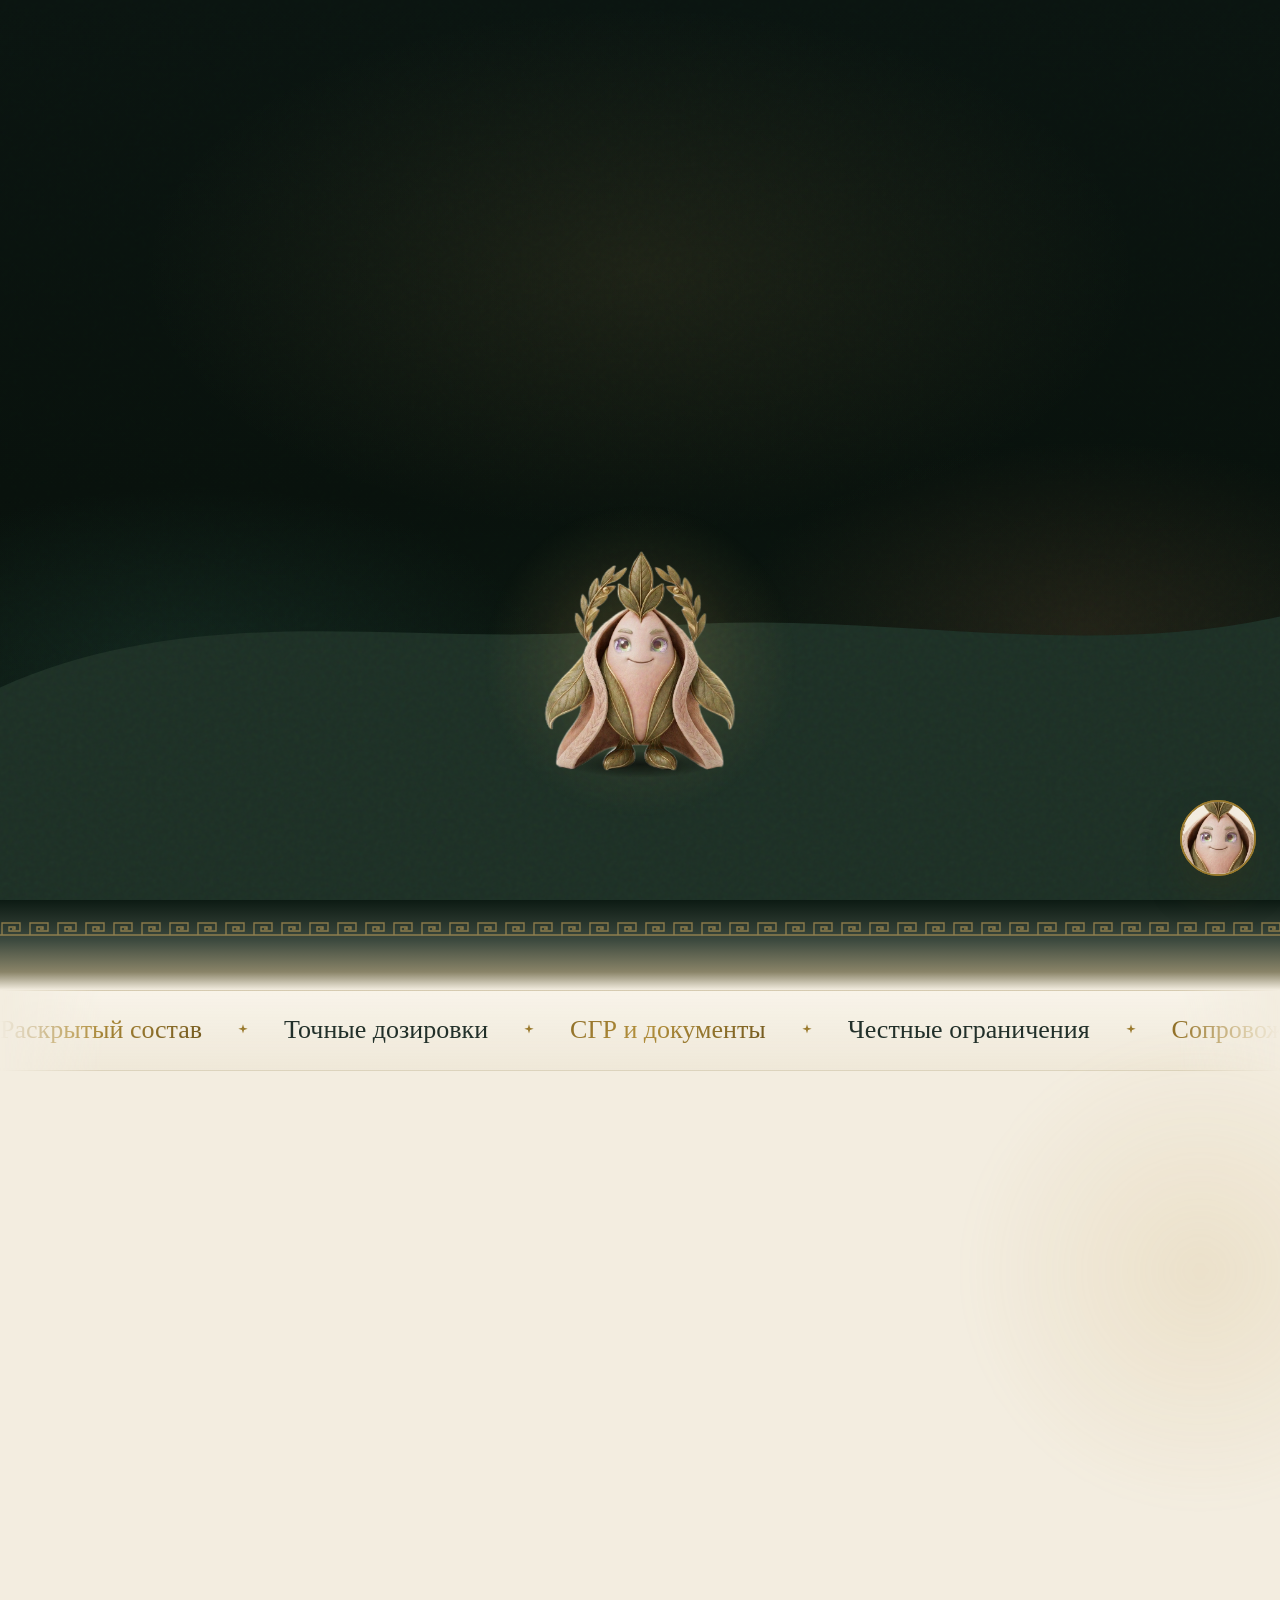
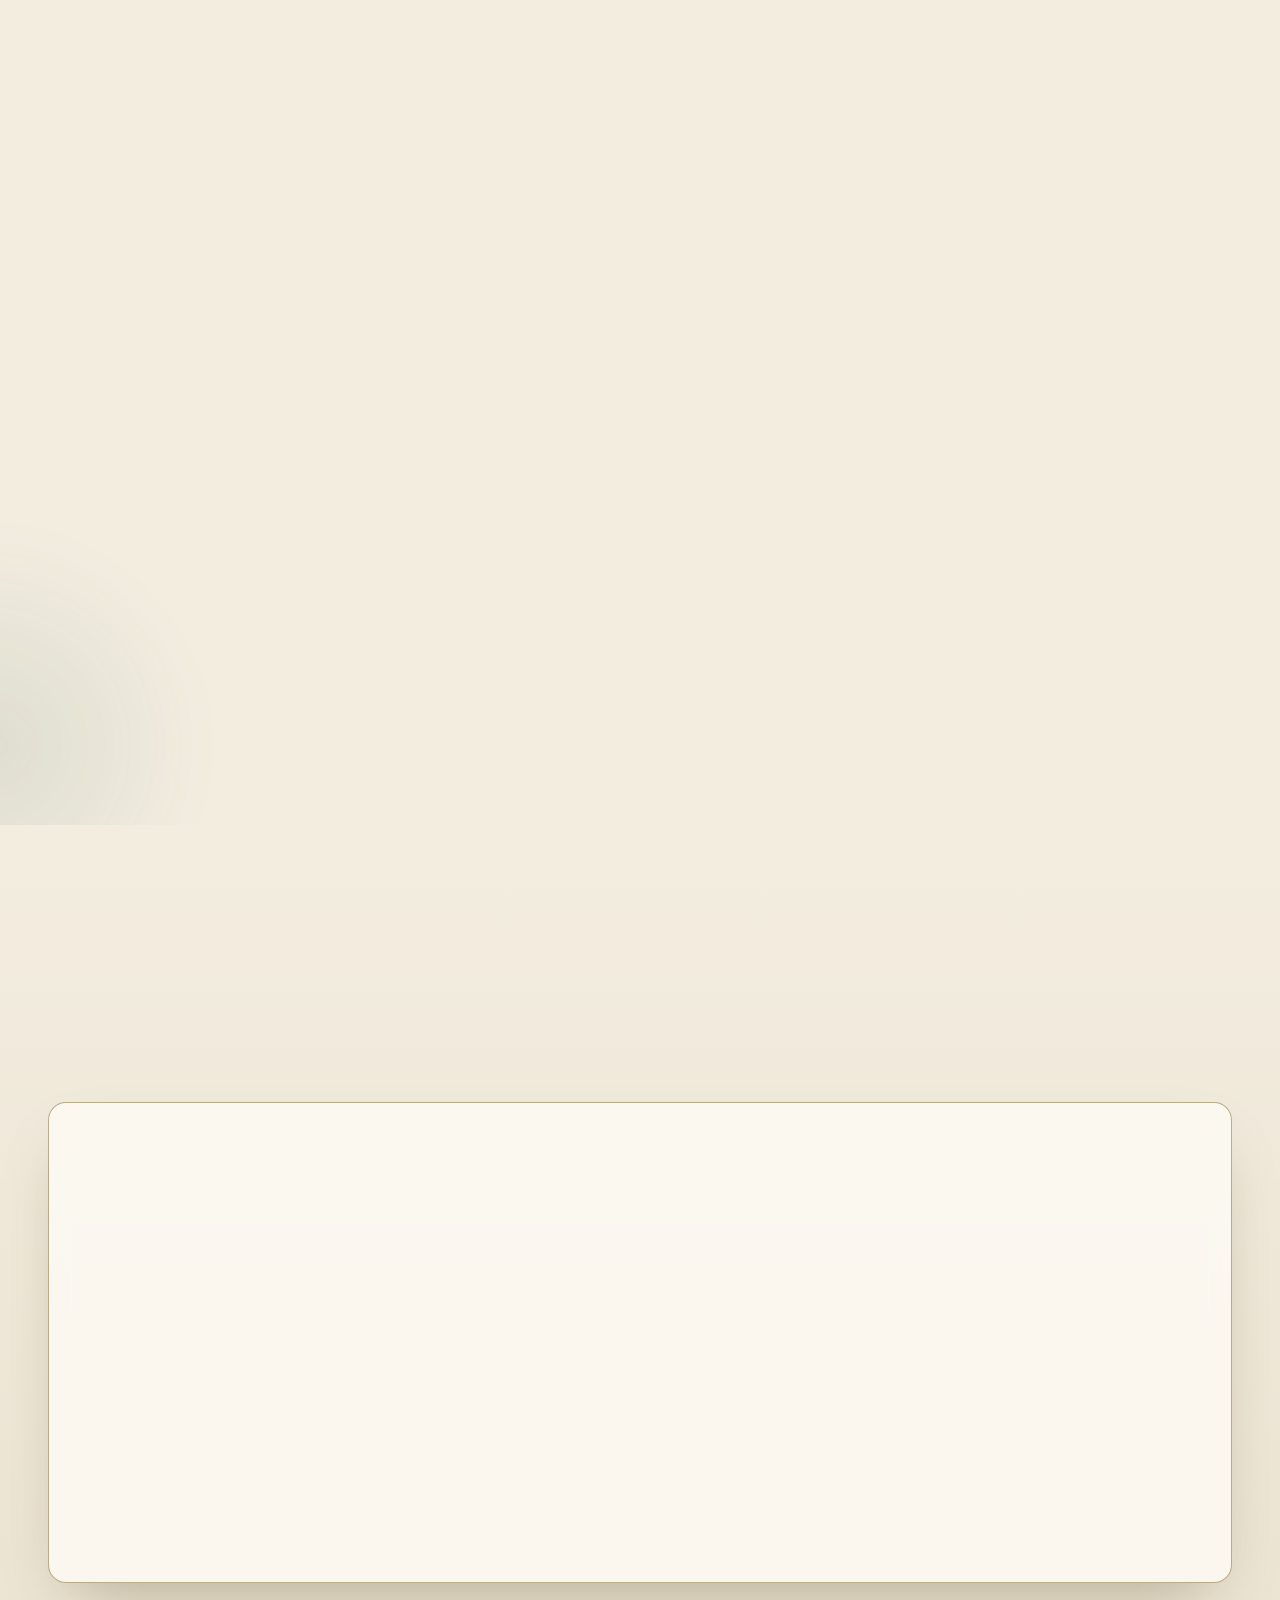
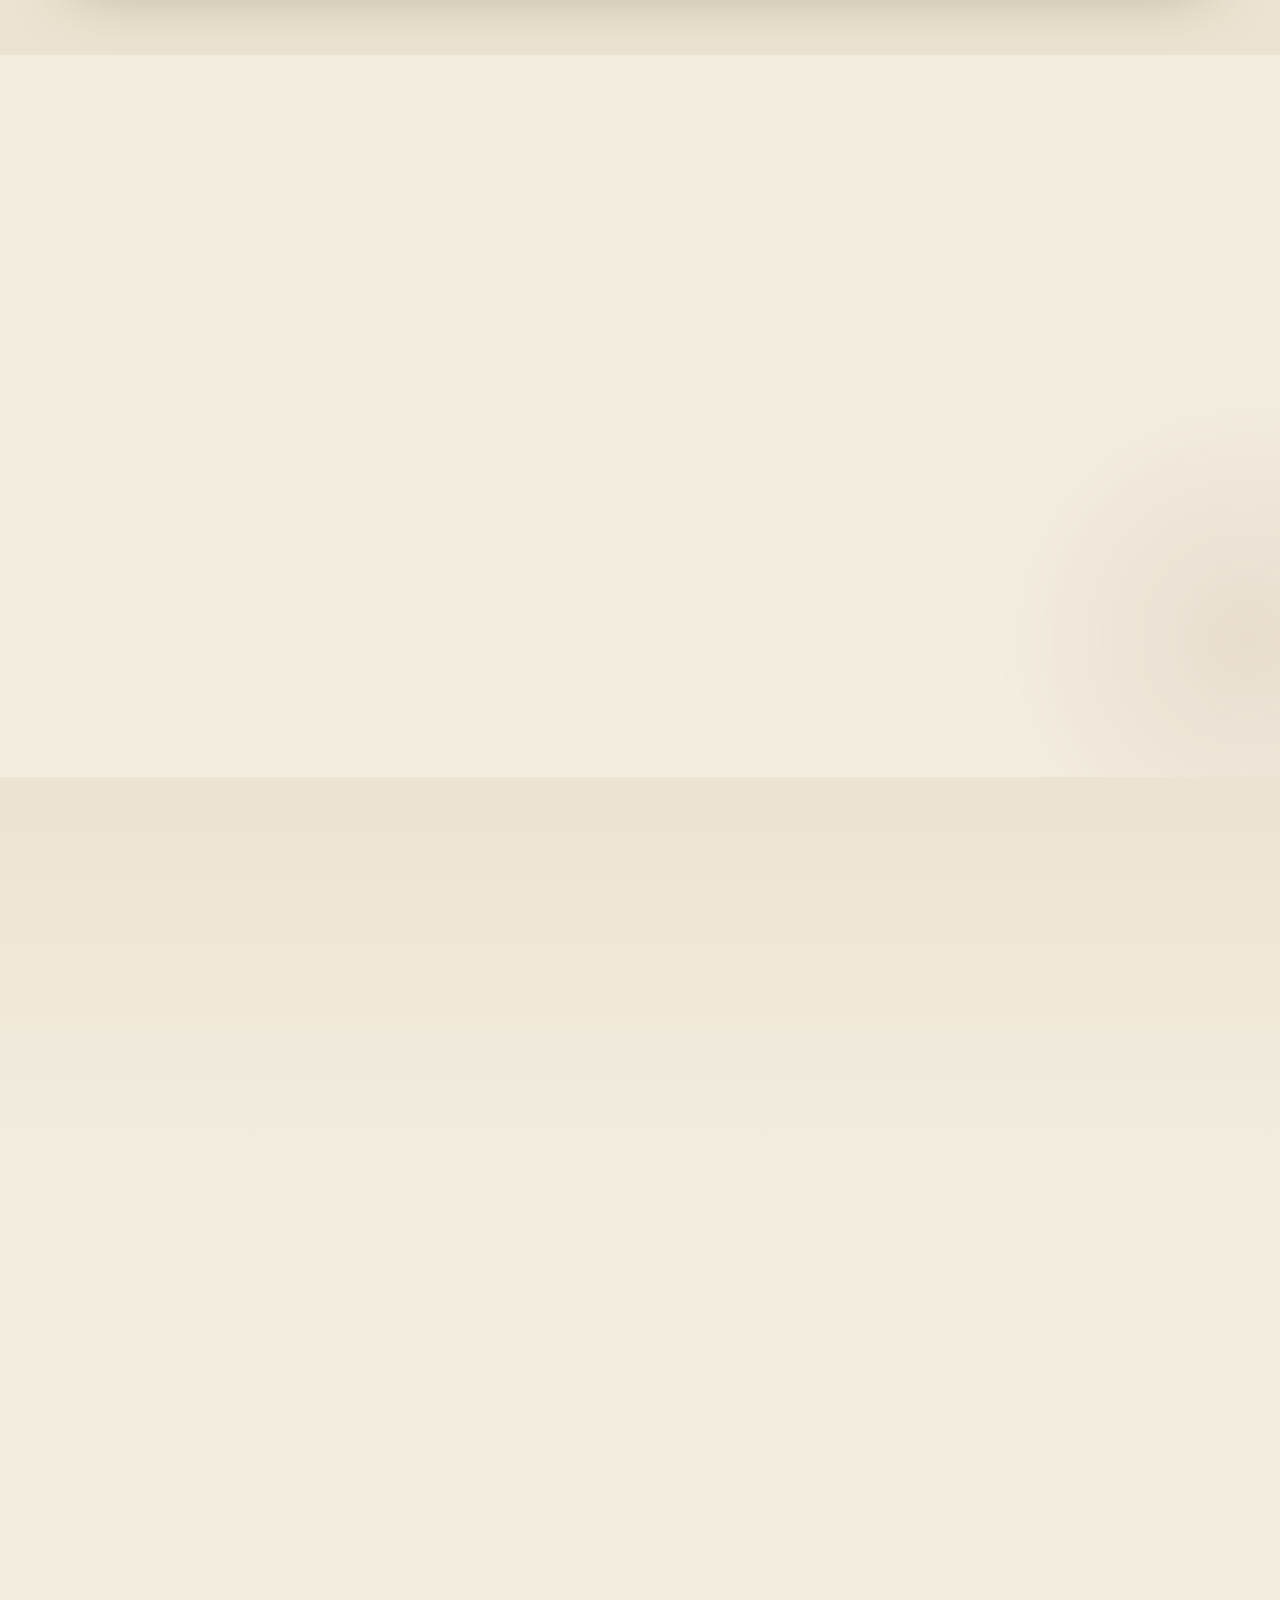
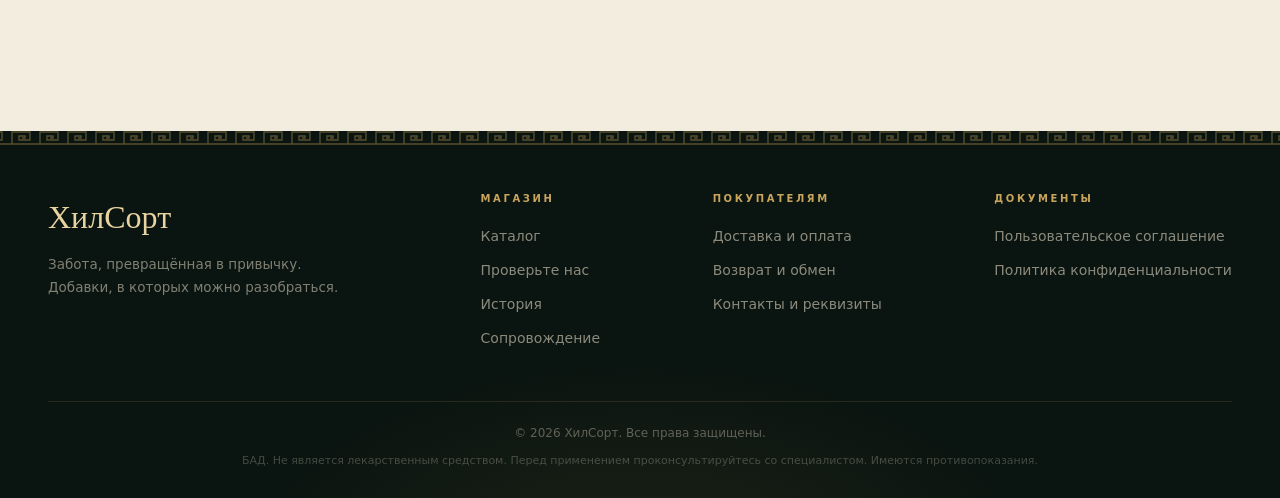
<file: index.html>
<!DOCTYPE html>
<html lang="ru">
<head>
<meta charset="UTF-8">
<meta name="viewport" content="width=device-width, initial-scale=1.0, viewport-fit=cover">
<meta http-equiv="Content-Security-Policy" content="default-src 'none'; script-src 'self'; style-src 'self' https://fonts.googleapis.com; font-src https://fonts.gstatic.com; img-src 'self' data:; connect-src 'none'; manifest-src 'self'; base-uri 'none'; form-action 'none'; object-src 'none'">
<meta name="referrer" content="strict-origin-when-cross-origin">
<meta name="format-detection" content="telephone=no">
<title>ХилСорт — добавки, в которых можно разобраться</title>
<meta name="description" content="ХилСорт — БАД с полностью раскрытым составом, точными дозировками и документами. Помощник Олион подберёт формулу под вашу цель: сон, стресс, энергия, концентрация.">
<meta name="theme-color" content="#0a1410">
<meta property="og:type" content="website">
<meta property="og:title" content="ХилСорт — добавки, в которых можно разобраться">
<meta property="og:description" content="Раскрытый состав, точные дозировки, документы и сопровождение курса.">
<meta property="og:image" content="assets/sort/sort.webp">
<link rel="icon" type="image/png" href="assets/sort/favicon.png">
<link rel="apple-touch-icon" href="assets/sort/apple-touch-icon.png">
<link rel="preconnect" href="https://fonts.googleapis.com">
<link rel="preconnect" href="https://fonts.gstatic.com" crossorigin>
<link href="https://fonts.googleapis.com/css2?family=Oswald:wght@500;600;700&family=Fraunces:opsz,wght@9..144,300;9..144,400;9..144,500;9..144,600;9..144,700&family=Manrope:wght@300;400;500;600;700;800&family=Marck+Script&display=swap" rel="stylesheet" crossorigin="anonymous" referrerpolicy="no-referrer">
<link rel="preload" as="image" href="assets/sort/body.webp" type="image/webp">
<link rel="stylesheet" href="assets/css/styles.css">
<script src="assets/js/boot.js"></script>
<script src="assets/js/app.js" defer></script>
</head>
<body>

<a class="skip" href="#main">Перейти к содержимому</a>
<div class="progress" aria-hidden="true"><span id="progressBar"></span></div>

<svg class="sprite" xmlns="http://www.w3.org/2000/svg" aria-hidden="true" focusable="false">
  <symbol id="check" viewBox="0 0 24 24"><path d="M4 12.5 9.5 18 20 6.5" fill="none" stroke="#7c6122" stroke-width="2.6" stroke-linecap="round" stroke-linejoin="round"/></symbol>
  <symbol id="spark" viewBox="0 0 24 24"><path d="M12 2l1.8 6.2L20 10l-6.2 1.8L12 18l-1.8-6.2L4 10l6.2-1.8z" fill="currentColor"/></symbol>
</svg>

<!-- ================= НАВИГАЦИЯ ================= -->
<nav class="hero-nav" id="nav" aria-label="Основная навигация">
  <a class="hn-logo" href="#top" aria-label="ХилСорт — наверх"><span class="script">ХилСорт</span><span class="est">heal · sort</span></a>
  <div class="hn-links" id="hnLinks">
    <a href="#catalog">Каталог</a>
    <a href="#trust">Проверьте нас</a>
    <a href="#story">История</a>
    <a href="#path">Сопровождение</a>
    <a href="delivery.html">Доставка</a>
  </div>
  <div class="hn-right">
    <a class="hn-user" href="account.html" aria-label="Личный кабинет"><svg width="18" height="18" viewBox="0 0 24 24" fill="none" stroke="currentColor" stroke-width="1.7" stroke-linecap="round" aria-hidden="true"><circle cx="12" cy="8" r="4"/><path d="M4 21c1.5-4 5-6 8-6s6.5 2 8 6"/></svg></a>
    <button class="hn-cart" id="cartBtn" type="button" aria-label="Открыть корзину" aria-controls="cartDrawer" aria-expanded="false">
      <svg width="18" height="18" viewBox="0 0 24 24" fill="none" stroke="currentColor" stroke-width="1.7" stroke-linecap="round" aria-hidden="true"><path d="M6 6h15l-1.5 9h-12L6 6z"/><path d="M6 6 5 3H2"/><circle cx="9" cy="20" r="1"/><circle cx="18" cy="20" r="1"/></svg>
      <span class="hn-count" id="cartCount" aria-live="polite">0</span>
    </button>
    <button class="hn-cta shine hero-assist-cta" id="heroAssist" type="button" aria-label="Подобрать формулу с помощником Олион"><span class="lbl">Подобрать</span><span class="arr" aria-hidden="true"><svg width="11" height="11" viewBox="0 0 24 24" fill="none" stroke="currentColor" stroke-width="2.4" stroke-linecap="round"><path d="M5 12h14M13 6l6 6-6 6"/></svg></span></button>
    <button class="hn-burger" id="navBurger" type="button" aria-label="Меню" aria-expanded="false" aria-controls="hnLinks"><span></span><span></span><span></span></button>
  </div>
</nav>

<!-- ================= HERO ================= -->
<header class="hero" id="top">
  <div class="hero-aura" aria-hidden="true"></div>
  <div class="stars" aria-hidden="true">
    <span class="star s1"><svg viewBox="0 0 24 24"><use href="#spark"/></svg></span>
    <span class="star s2"><svg viewBox="0 0 24 24"><use href="#spark"/></svg></span>
    <span class="star s3"><svg viewBox="0 0 24 24"><use href="#spark"/></svg></span>
    <span class="star s4"><svg viewBox="0 0 24 24"><use href="#spark"/></svg></span>
    <span class="star s5"><svg viewBox="0 0 24 24"><use href="#spark"/></svg></span>
    <span class="star s6"><svg viewBox="0 0 24 24"><use href="#spark"/></svg></span>
  </div>

  <h1 class="mega" id="mega">ХИЛСОРТ</h1>
  <canvas class="pollen" id="pollen" aria-hidden="true"></canvas>

  <div class="ground" aria-hidden="true">
    <svg viewBox="0 0 1440 320" preserveAspectRatio="none" xmlns="http://www.w3.org/2000/svg">
      <path d="M0 140 C 240 60 480 110 720 90 C 960 70 1200 120 1440 80 V320 H0 Z" fill="#1d2f25"/>
      <path d="M0 140 C 240 60 480 110 720 90 C 960 70 1200 120 1440 80" fill="none" stroke="#c9a55c" stroke-opacity=".45" stroke-width="2"/>
      <path d="M0 200 C 260 130 520 180 780 160 C 1040 140 1240 190 1440 160 V320 H0 Z" fill="#16241c"/>
      <path d="M0 260 C 300 200 620 240 900 225 C 1140 212 1300 250 1440 230 V320 H0 Z" fill="#0d1a13"/>
    </svg>
  </div>

  <div class="mascot" id="mascot" role="button" tabindex="0" aria-label="Олион — хранитель природного баланса ХилСорт. Нажмите, чтобы открыть помощника">
    <div class="m-run">
      <div class="m-glow" aria-hidden="true"></div>
      <div class="m-shadow" aria-hidden="true"></div>
      <div class="m-hop">
        <div class="m-lean">
          <div class="m-rig">
            <img class="m-foot-l" src="assets/sort/foot-l.webp" alt="" width="615" height="709" decoding="async" draggable="false">
            <img class="m-foot-r" src="assets/sort/foot-r.webp" alt="" width="615" height="709" decoding="async" draggable="false">
            <img class="m-arm-l" src="assets/sort/arm-l.webp" alt="" width="615" height="709" decoding="async" draggable="false">
            <img class="m-arm-r" src="assets/sort/arm-r.webp" alt="" width="615" height="709" decoding="async" draggable="false">
            <img class="m-body" src="assets/sort/body.webp" alt="" width="615" height="709" decoding="async" draggable="false" fetchpriority="high">
          </div>
        </div>
      </div>
      <div class="m-bubble" id="mBubble" aria-hidden="true">Привет!<br>Я Олион</div>
    </div>
  </div>

  <a class="hero-hint" href="#needs">Листайте</a>
</header>

<div class="transition-strip" aria-hidden="true"><div class="meander"></div></div>

<div class="ribbon" aria-hidden="true">
  <div class="ribbon-track">
    <div class="ribbon-group">
      <span>Раскрытый состав</span><svg viewBox="0 0 24 24"><use href="#spark"/></svg>
      <span>Точные дозировки</span><svg viewBox="0 0 24 24"><use href="#spark"/></svg>
      <span>СГР и документы</span><svg viewBox="0 0 24 24"><use href="#spark"/></svg>
      <span>Честные ограничения</span><svg viewBox="0 0 24 24"><use href="#spark"/></svg>
      <span>Сопровождение курса</span><svg viewBox="0 0 24 24"><use href="#spark"/></svg>
      <span>Без агрессивного апсейла</span><svg viewBox="0 0 24 24"><use href="#spark"/></svg>
    </div>
    <div class="ribbon-group">
      <span>Раскрытый состав</span><svg viewBox="0 0 24 24"><use href="#spark"/></svg>
      <span>Точные дозировки</span><svg viewBox="0 0 24 24"><use href="#spark"/></svg>
      <span>СГР и документы</span><svg viewBox="0 0 24 24"><use href="#spark"/></svg>
      <span>Честные ограничения</span><svg viewBox="0 0 24 24"><use href="#spark"/></svg>
      <span>Сопровождение курса</span><svg viewBox="0 0 24 24"><use href="#spark"/></svg>
      <span>Без агрессивного апсейла</span><svg viewBox="0 0 24 24"><use href="#spark"/></svg>
    </div>
  </div>
</div>

<!-- ================= СВЕТЛАЯ ЧАСТЬ ================= -->
<main id="main">
<section id="needs" class="sec">
  <div class="blob b1" aria-hidden="true"></div>
  <div class="wrap">
    <div class="rv">
      <div class="sec-tag">Путь начинается с потребности</div>
      <h2 class="sec-title">Что вас <em>беспокоит?</em></h2>
      <p class="sec-sub">Мы не говорим «купите нашу банку». Мы помогаем разобраться, что вам действительно нужно, — а что покупать не стоит.</p>
    </div>
    <div class="need-grid stg">
      <button class="need" type="button" data-goal="sleep">Плохо сплю</button>
      <button class="need" type="button" data-goal="stress">Испытываю стресс</button>
      <button class="need" type="button" data-goal="energy">Постоянно устаю</button>
      <button class="need" type="button" data-goal="focus">Сложно сконцентрироваться</button>
      <button class="need" type="button" data-goal="women">Женское здоровье</button>
      <button class="need" type="button" data-goal="recovery">Долго восстанавливаюсь</button>
      <button class="need ghost" type="button" data-open-assist>Подберите за меня</button>
    </div>
  </div>
</section>

<section id="catalog" class="sec">
  <div class="blob b2" aria-hidden="true"></div>
  <div class="wrap">
    <div class="rv">
      <div class="sec-tag">Формулы</div>
      <h2 class="sec-title">Продукты <em>ХилСорт</em></h2>
      <p class="sec-sub">Один основной продукт под вашу цель. Максимум — одна альтернатива. Никаких десяти банок.</p>
    </div>
    <div class="prod-grid">
      <article class="p-card rv" data-tilt>
        <div class="img"><span class="p-tagline">Сон · Стресс · Энергия</span><span class="p-sale">−13%</span><img src="magniy-cut.png" alt="Магния Хелат Оптимум"></div>
        <div class="p-body">
          <h3 class="p-name"><button class="p-open" type="button" data-open="magniy">Магния Хелат Оптимум</button></h3>
          <p class="p-short">Хелатная форма магния с глицином и B6: спокойствие, глубокий сон и меньше усталости.</p>
          <div class="p-comp"><span>Магний 200 мг</span><span>Глицин</span><span>Витамин B6</span></div>
          <div class="p-bottom">
            <div class="p-price">1 290 ₽<small>1 490 ₽</small></div>
            <button class="p-btn shine" type="button" data-add="magniy">В корзину</button>
          </div>
        </div>
      </article>

      <article class="p-card rv" data-tilt>
        <div class="img"><span class="p-tagline">Женское здоровье · Фокус</span><img src="inozitol-cut.png" alt="Инозитол Оптимум"></div>
        <div class="p-body">
          <h3 class="p-name"><button class="p-open" type="button" data-open="inozitol">Инозитол Оптимум</button></h3>
          <p class="p-short">Мио-инозитол с фолатом 5-MTHF и витамином D3: гормональный баланс и ровная концентрация.</p>
          <div class="p-comp"><span>Инозитол 500 мг</span><span>5-MTHF</span><span>Витамин D3</span></div>
          <div class="p-bottom">
            <div class="p-price">1 490 ₽</div>
            <button class="p-btn shine" type="button" data-add="inozitol">В корзину</button>
          </div>
        </div>
      </article>
    </div>
  </div>
</section>

<section id="trust" class="sec">
  <div class="wrap">
    <div class="rv">
      <div class="sec-tag">Ничего не прячем</div>
      <h2 class="sec-title">Проверьте <em>нас</em></h2>
      <p class="sec-sub">Не верьте рекламе — проверяйте факты. Вот информация, которую мы открываем по каждому продукту.</p>
    </div>
    <div class="t-table rv-group" role="table" aria-label="Сравнение ХилСорт с рынком">
      <div class="t-row t-head" role="row"><div class="a" role="columnheader">Параметр</div><div class="b" role="columnheader">ХилСорт</div><div class="c" role="columnheader">Обычно на рынке</div></div>
      <div class="t-row" role="row"><div class="a" role="cell">Форма активного вещества</div><div class="b" role="cell"><svg class="check" aria-hidden="true"><use href="#check"/></svg>Указана</div><div class="c" role="cell">Часто умалчивается</div></div>
      <div class="t-row" role="row"><div class="a" role="cell">Количество вещества</div><div class="b" role="cell"><svg class="check" aria-hidden="true"><use href="#check"/></svg>Указано точно</div><div class="c" role="cell">«До» или нет данных</div></div>
      <div class="t-row" role="row"><div class="a" role="cell">Состав и маркировка</div><div class="b" role="cell"><svg class="check" aria-hidden="true"><use href="#check"/></svg>Раскрыт полностью</div><div class="c" role="cell">Размытые формулировки</div></div>
      <div class="t-row" role="row"><div class="a" role="cell">Производитель и место</div><div class="b" role="cell"><svg class="check" aria-hidden="true"><use href="#check"/></svg>Указаны</div><div class="c" role="cell">Не всегда</div></div>
      <div class="t-row" role="row"><div class="a" role="cell">СГР и документы</div><div class="b" role="cell"><svg class="check" aria-hidden="true"><use href="#check"/></svg>Доступны для проверки</div><div class="c" role="cell">Редко публикуются</div></div>
      <div class="t-row" role="row"><div class="a" role="cell">Ограничения</div><div class="b" role="cell"><svg class="check" aria-hidden="true"><use href="#check"/></svg>Указаны честно</div><div class="c" role="cell">Мелким шрифтом</div></div>
      <div class="t-row" role="row"><div class="a" role="cell">Сопровождение после покупки</div><div class="b" role="cell"><svg class="check" aria-hidden="true"><use href="#check"/></svg>Курс и напоминания</div><div class="c" role="cell">Купил — и всё</div></div>
    </div>
  </div>
</section>

<section id="story" class="sec">
  <div class="blob b3" aria-hidden="true"></div>
  <div class="wrap story-grid">
    <div class="rv">
      <div class="sec-tag">Легенда бренда</div>
      <h2 class="sec-title">История <em>одной заботы</em></h2>
      <div class="story-txt">
        <p>Всё началось с простого вопроса: <strong>«Почему мы так много работаем на здоровье, но так мало для здоровья?»</strong> Команда ХилСорт собрала лучшие знания о долголетии из разных уголков мира — от японских традиций до средиземноморских практик.</p>
        <p>Название родилось не случайно. Это не просто «исцеление» (Heal). Это — <strong>«особый вид исцеления» (Sort)</strong>. Тот, что работает мягко, но уверенно. Тот, что возвращает энергию для главного: для счастливых ужинов с семьёй, для прогулок с внуками, для новых побед в любом возрасте.</p>
        <p>Каждая наша добавка — маленький кирпичик в доме вашего долголетия. Мы не обещаем вечной молодости. Мы обещаем, что каждый ваш день будет полон жизни.</p>
      </div>
      <blockquote class="quote">Мы не добавляем химию — мы добавляем <em>годы к вашему счастью</em></blockquote>
    </div>
    <div class="story-stats rv-group">
      <div class="s-card"><div class="n" data-count="100" data-suffix="%">100%</div><div class="l">Раскрытый состав</div></div>
      <div class="s-card"><div class="n" data-count="30">30</div><div class="l">Дней — ритуал курса</div></div>
      <div class="s-card"><div class="n">24/7</div><div class="l">Помощник Олион на связи</div></div>
      <div class="s-card"><div class="n">1</div><div class="l">Единый профиль здоровья</div></div>
    </div>
  </div>
</section>

<section id="path" class="sec">
  <div class="wrap">
    <div class="rv">
      <div class="sec-tag">Мы не бросаем после оплаты</div>
      <h2 class="sec-title">Ваш <em>ритуал</em> под контролем</h2>
    </div>
    <ol class="path-grid rv-group">
      <li class="step"><div class="num">01</div><h4>QR на упаковке</h4><p>Скан — и система определяет продукт по маркировке</p></li>
      <li class="step"><div class="num">02</div><h4>Напоминания</h4><p>09:00 и 21:00 — привычка формируется сама</p></li>
      <li class="step"><div class="num">03</div><h4>Ваши отметки</h4><p>Сон, энергия, стресс — субъективная оценка 1–10</p></li>
      <li class="step"><div class="num">04</div><h4>Завершение курса</h4><p>Ваша собственная динамика за период</p></li>
      <li class="step"><div class="num">05</div><h4>Следующий шаг</h4><p>Повторить заказ или подобрать новую цель</p></li>
    </ol>
  </div>
</section>
<section id="service" class="sec">
  <div class="wrap">
    <div class="rv">
      <div class="sec-tag">Сервис без сюрпризов</div>
      <h2 class="sec-title">Доставка, оплата, <em>возврат</em></h2>
      <p class="sec-sub">Сроки, стоимость и правила известны до оформления заказа — без мелких шрифтов.</p>
    </div>
    <div class="svc-grid stg">
      <a class="svc-card" href="delivery.html"><h4>Доставка и оплата</h4><p>По России 2–5 дней, бесплатно от 3 000 ₽. Карта или СБП, чек по 54-ФЗ, трек-номер в заказе.</p><span class="svc-link">Подробнее</span></a>
      <a class="svc-card" href="returns.html"><h4>Возврат и обмен</h4><p>Честные правила: отказ до получения, замена и возврат при браке, пересорте или повреждённой упаковке.</p><span class="svc-link">Подробнее</span></a>
      <a class="svc-card" href="contacts.html"><h4>Контакты и реквизиты</h4><p>Реальная компания: ИНН, ОГРН, адрес, телефон и поддержка ежедневно с 9:00 до 21:00.</p><span class="svc-link">Подробнее</span></a>
    </div>
  </div>
</section>
</main>

<footer>
  <div class="wrap">
    <div class="f-grid">
      <div>
        <div class="f-logo">ХилСорт</div>
        <p>Забота, превращённая в привычку. Добавки, в которых можно разобраться.</p>
      </div>
      <nav class="f-col" aria-label="Магазин"><h5>Магазин</h5><a href="#catalog">Каталог</a><a href="#trust">Проверьте нас</a><a href="#story">История</a><a href="#path">Сопровождение</a></nav>
      <nav class="f-col" aria-label="Покупателям"><h5>Покупателям</h5><a href="delivery.html">Доставка и оплата</a><a href="returns.html">Возврат и обмен</a><a href="contacts.html">Контакты и реквизиты</a></nav>
      <nav class="f-col" aria-label="Документы"><h5>Документы</h5><a href="offer.html">Пользовательское соглашение</a><a href="privacy.html">Политика конфиденциальности</a></nav>
    </div>
    <div class="f-bottom">
      © <span id="year">2026</span> ХилСорт. Все права защищены.
      <div class="legal">БАД. Не является лекарственным средством. Перед применением проконсультируйтесь со специалистом. Имеются противопоказания.</div>
    </div>
  </div>
</footer>

<!-- SORT -->
<div class="sort-hint" id="sortHint" aria-hidden="true">Помочь подобрать формулу?</div>
<button class="sort-fab" id="sortFab" type="button" aria-label="Открыть помощника Олион" aria-controls="sortPanel" aria-expanded="false"><img src="assets/sort/avatar.webp" alt="" width="256" height="256" loading="lazy" decoding="async"></button>
<section class="sort-panel" id="sortPanel" role="dialog" aria-label="Помощник Олион" aria-hidden="true" inert tabindex="-1">
  <div class="sp-head">
    <img src="assets/sort/avatar.webp" alt="" width="46" height="46" loading="lazy" decoding="async">
    <div><b>Олион</b><span>помощник по здоровью · онлайн</span></div>
    <button class="sp-close" id="sortClose" type="button" aria-label="Закрыть помощника">✕</button>
  </div>
  <div class="sp-msgs" id="chatMsgs" role="log" aria-live="polite"></div>
  <div class="sp-chips" id="quickRow"></div>
  <form class="sp-input" id="chatForm" autocomplete="off" novalidate>
    <label class="visually-hidden" for="chatInput">Сообщение для Олиона</label>
    <input id="chatInput" type="text" inputmode="text" enterkeyhint="send" placeholder="Напишите: плохо сплю, документы, доставка…" maxlength="140" spellcheck="false">
    <button id="sendBtn" type="submit" aria-label="Отправить"><svg width="15" height="15" viewBox="0 0 24 24" fill="none" stroke="currentColor" stroke-width="2" stroke-linecap="round" aria-hidden="true"><path d="M22 2 11 13M22 2l-7 20-4-9-9-4 20-7z"/></svg></button>
  </form>
</section>

<!-- CART -->
<div class="overlay" id="cartOverlay" aria-hidden="true"></div>
<aside class="drawer" id="cartDrawer" role="dialog" aria-modal="true" aria-labelledby="cartTitle" aria-hidden="true" inert tabindex="-1">
  <div class="drawer-head">
    <h3 id="cartTitle">Корзина</h3>
    <button class="x-btn" type="button" data-close aria-label="Закрыть корзину">✕</button>
  </div>
  <div class="d-items" id="cartItems"></div>
  <div class="d-total">
    <div class="row"><span>Доставка</span><span>Бесплатно от 3 000 ₽</span></div>
    <div class="row sum"><span>Итого</span><span id="cartTotal">0 ₽</span></div>
    <div class="d-note">Дополнительный продукт необязателен. Мы не превращаем покупку в агрессивный апсейл.</div>
    <label class="field"><span>Email для чека и кода заказа</span><input id="orderEmail" type="email" inputmode="email" autocomplete="email" placeholder="you@example.ru"></label>
    <label class="consent"><input type="checkbox" id="consentPd"> <span>Я даю согласие на обработку персональных данных и принимаю <a href="privacy.html" target="_blank" rel="noopener">политику конфиденциальности</a></span></label>
    <label class="consent"><input type="checkbox" id="consentOffer"> <span>Я принимаю условия <a href="offer.html" target="_blank" rel="noopener">пользовательского соглашения (оферты)</a></span></label>
    <button class="btn btn-gold btn-block shine" id="checkoutBtn" type="button">Оформить заказ</button>
  </div>
</aside>

<!-- PRODUCT MODAL -->
<div class="modal" id="prodModal" role="dialog" aria-modal="true" aria-labelledby="pmTitle" aria-hidden="true" inert>
  <div class="modal-card" tabindex="-1">
    <button class="x-btn pm-close" type="button" data-close aria-label="Закрыть карточку товара">✕</button>
    <div class="pm-img" id="pmImg"></div>
    <div class="pm-info" id="pmInfo"></div>
  </div>
</div>

<!-- SUCCESS -->
<div class="modal" id="okModal" role="dialog" aria-modal="true" aria-labelledby="okTitle" aria-hidden="true" inert>
  <div class="modal-card ok-card" tabindex="-1">
    <div class="circle"><svg width="28" height="28" aria-hidden="true"><use href="#check"/></svg></div>
    <h3 id="okTitle">Ваш ритуал начинается</h3>
    <p>Заказ оформлен. На упаковке будет QR-код «Начать курс» — отсканируйте его, и Олион запустит ваш 30-дневный ритуал с напоминаниями.</p>
    <div class="ok-code-wrap">Код заказа: <b class="ok-code" id="okCode"></b><span class="ok-note">Код сохранён в личном кабинете</span></div>
    <button class="btn btn-gold btn-block shine" type="button" data-close>Отлично</button>
  </div>
</div>

<div class="toast" id="toast" role="status" aria-live="polite"></div>

</body>
</html>
</file>
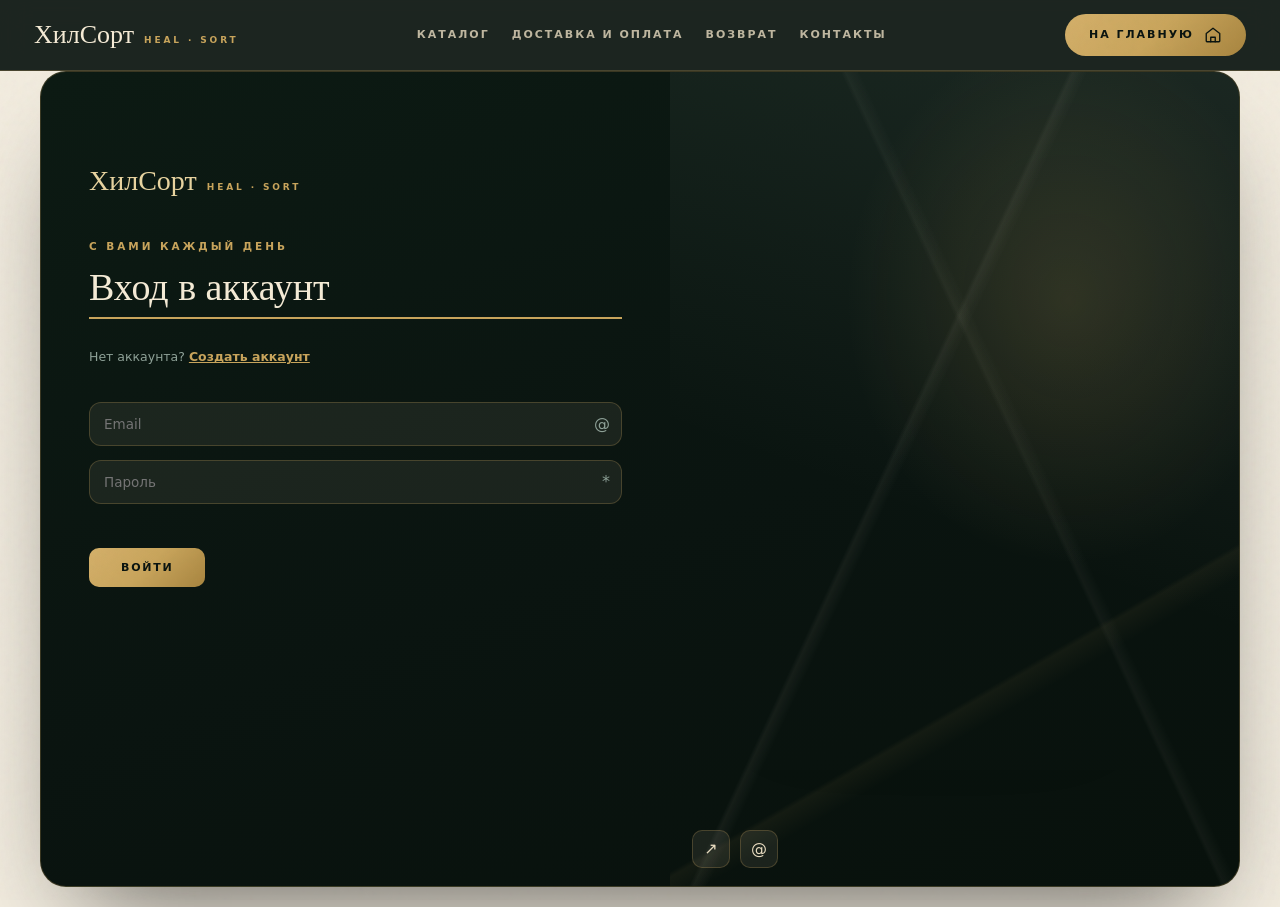
<file: account.html>
<!DOCTYPE html>
<html lang="ru">
<head>
<meta charset="UTF-8">
<meta name="viewport" content="width=device-width, initial-scale=1.0, viewport-fit=cover">
<meta http-equiv="Content-Security-Policy" content="default-src 'none'; script-src 'self'; style-src 'self' https://fonts.googleapis.com; font-src https://fonts.gstatic.com; img-src 'self' data:; connect-src 'none'; base-uri 'none'; form-action 'none'; object-src 'none'">
<meta name="referrer" content="strict-origin-when-cross-origin">
<title>Личный кабинет — ХилСорт</title>
<meta name="description" content="Вход и регистрация в личном кабинете ХилСорт: заказы, чеки и коды заказов.">
<meta name="theme-color" content="#0a1410">
<link rel="icon" type="image/png" href="assets/sort/favicon.png">
<link rel="preconnect" href="https://fonts.googleapis.com"><link rel="preconnect" href="https://fonts.gstatic.com" crossorigin>
<link href="https://fonts.googleapis.com/css2?family=Fraunces:opsz,wght@9..144,400;9..144,500;9..144,600&family=Manrope:wght@300;400;500;600;700;800&family=Marck+Script&display=swap" rel="stylesheet" crossorigin="anonymous" referrerpolicy="no-referrer">
<link rel="stylesheet" href="assets/css/styles.css">
<script src="assets/js/page.js" defer></script><script src="assets/js/account.js" defer></script>
</head>
<body class="account-page">
<a class="skip" href="#main">Перейти к содержимому</a>
<header class="page-nav"><a class="hn-logo" href="index.html"><span class="script">ХилСорт</span><span class="est">heal · sort</span></a><nav class="page-nav-links" aria-label="Разделы"><a href="index.html#catalog">Каталог</a><a href="delivery.html">Доставка и оплата</a><a href="returns.html">Возврат</a><a href="contacts.html">Контакты</a></nav><a class="hn-cta account-home" href="index.html" aria-label="На главную"><span class="lbl">На главную</span><svg class="home-icon" width="18" height="18" viewBox="0 0 24 24" fill="none" stroke="currentColor" stroke-width="1.8" stroke-linecap="round" stroke-linejoin="round" aria-hidden="true"><path d="m3 10 9-7 9 7v10a1 1 0 0 1-1 1H4a1 1 0 0 1-1-1V10Z"/><path d="M9 21v-6h6v6"/></svg></a></header>
<main id="main" class="page-main"><div class="ga-wrap"><section class="ga-card">
  <div class="ga-left" id="authBlock"><div class="ga-logo"><span class="script">ХилСорт</span><span class="est">heal · sort</span></div>
    <form id="loginForm" class="ga-form" novalidate><div class="full"><div class="ga-kicker">С вами каждый день</div><h1 class="ga-title">Вход в аккаунт</h1></div><div class="full ga-switch">Нет аккаунта? <a href="register.html">Создать аккаунт</a></div><label class="ga-field full"><input name="email" type="email" placeholder="Email" autocomplete="email" required><span class="ico" aria-hidden="true">@</span></label><label class="ga-field full"><input name="pass" type="password" placeholder="Пароль" autocomplete="current-password" required><span class="ico" aria-hidden="true">*</span></label><p class="ga-err" id="loginErr" role="alert"></p><button class="ga-submit" type="submit">Войти</button></form>
  </div>
  <div class="ga-cab" id="cabBlock" hidden><div class="cab-head"><div><h2 class="cab-hello" id="cabHello"></h2><p class="cab-mail" id="cabEmail"></p></div><div class="cab-actions"><button class="btn btn-ghost dark" id="logoutBtn" type="button">Выйти</button><button class="btn btn-ghost danger" id="deleteBtn" type="button">Удалить аккаунт</button></div></div><h3 class="cab-sub">Заказы и чеки</h3><div id="ordersList" class="orders"></div><p class="cab-note">Фискальный чек об оплате направляется на email онлайн-кассой в соответствии с 54-ФЗ. Здесь хранятся квитанция заказа и его код.</p></div>
  <div class="ga-side"><img class="ga-mascot" src="mascot.png" alt="" decoding="async" draggable="false"><div class="ga-social"><a href="https://t.me/+x3GiTHLeYT4xOGIy" target="_blank" rel="noopener noreferrer" aria-label="Telegram">↗</a><a href="mailto:hello@healsort.ru" aria-label="Почта">@</a></div></div>
</section></div></main>
<footer><div class="wrap"><div class="f-grid"><div><div class="f-logo">ХилСорт</div><p>Забота, превращённая в привычку. Добавки, в которых можно разобраться.</p></div><nav class="f-col" aria-label="Магазин"><h5>Магазин</h5><a href="index.html#catalog">Каталог</a><a href="delivery.html">Доставка и оплата</a><a href="returns.html">Возврат и обмен</a></nav><nav class="f-col" aria-label="Документы"><h5>Документы</h5><a href="offer.html">Пользовательское соглашение</a><a href="privacy.html">Политика конфиденциальности</a><a href="contacts.html">Контакты</a></nav></div><div class="f-bottom">© <span id="year">2026</span> ХилСорт. Все права защищены.<div class="legal">БАД. Не является лекарственным средством. Перед применением проконсультируйтесь со специалистом. Имеются противопоказания.</div></div></div></footer>
<div id="printDoc" aria-hidden="true"></div>
</body></html>
</file>
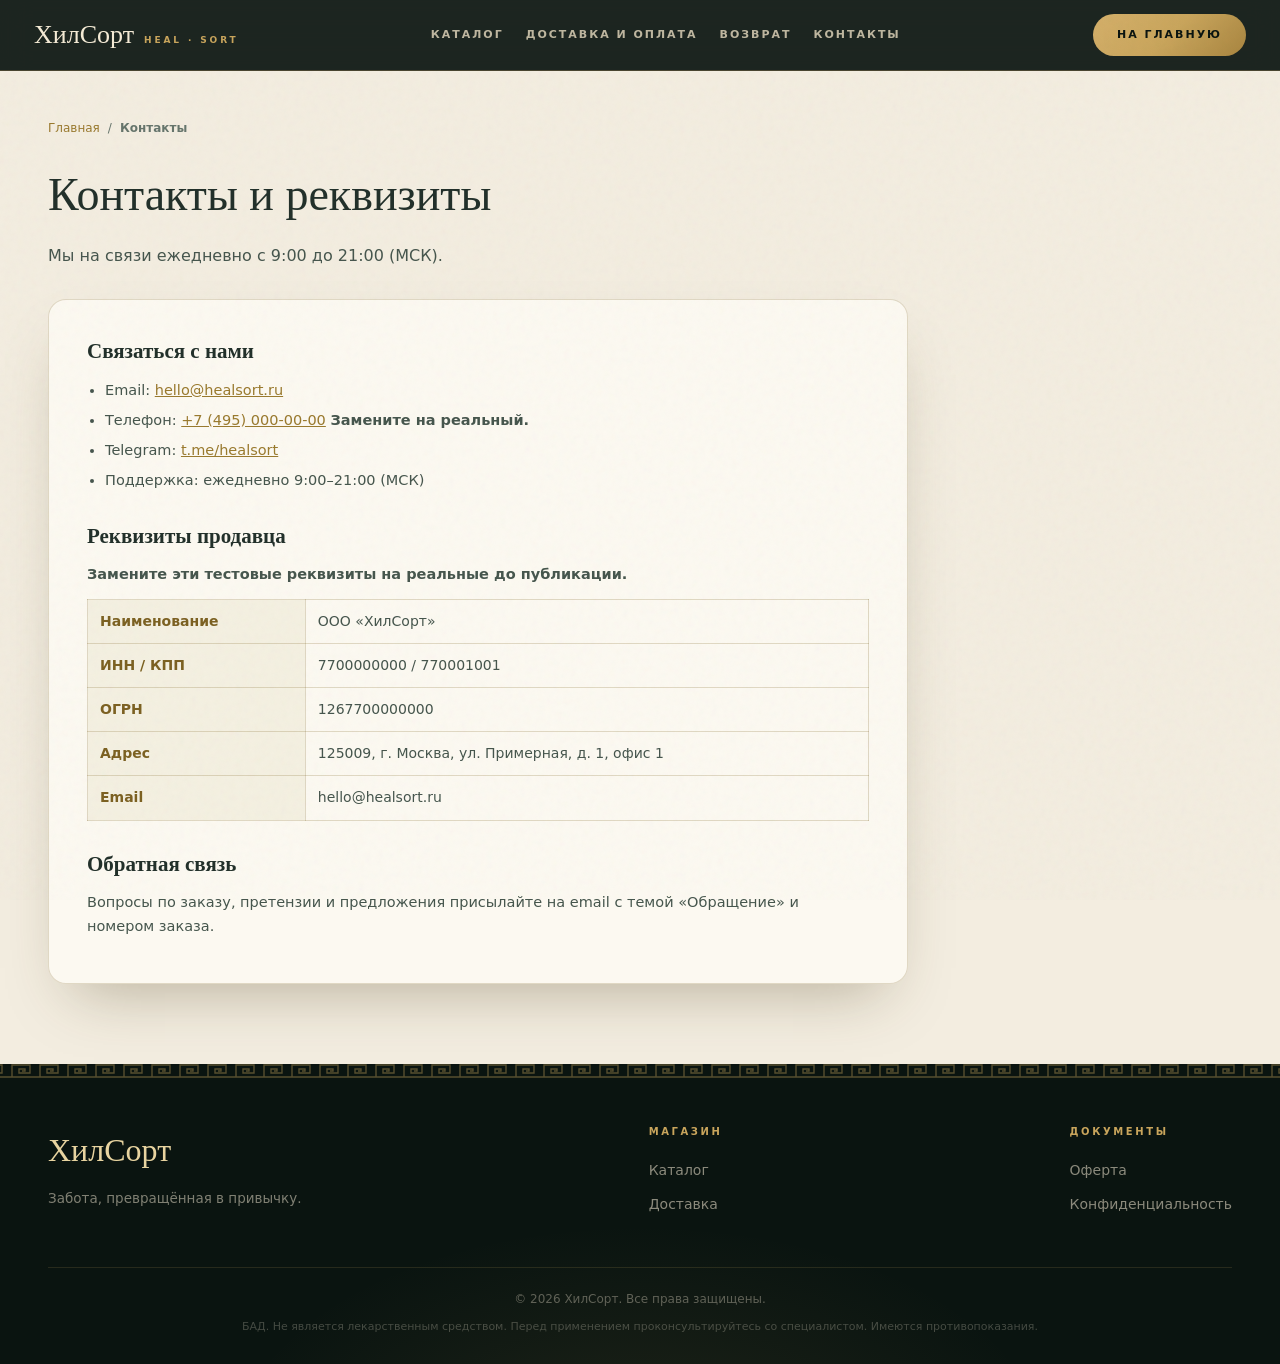
<file: contacts.html>
<!DOCTYPE html><html lang="ru"><head><meta charset="UTF-8"><meta name="viewport" content="width=device-width, initial-scale=1.0, viewport-fit=cover"><title>Контакты и реквизиты — ХилСорт</title><meta name="description" content="Контакты ХилСорт: телефон, email, Telegram, часы работы поддержки и реквизиты продавца."><link rel="icon" type="image/png" href="assets/sort/favicon.png"><link rel="stylesheet" href="assets/css/styles.css"><script src="assets/js/page.js" defer></script></head><body><a class="skip" href="#main">Перейти к содержимому</a><header class="page-nav"><a class="hn-logo" href="index.html"><span class="script">ХилСорт</span><span class="est">heal · sort</span></a><nav class="page-nav-links" aria-label="Разделы"><a href="index.html#catalog">Каталог</a><a href="delivery.html">Доставка и оплата</a><a href="returns.html">Возврат</a><a href="contacts.html">Контакты</a></nav><a class="hn-cta" href="index.html"><span class="lbl">На главную</span></a></header><main id="main" class="page-main"><div class="wrap"><nav class="crumbs" aria-label="Хлебные крошки"><a href="index.html">Главная</a><span>/</span><b>Контакты</b></nav><h1 class="page-title">Контакты и реквизиты</h1><p class="page-sub">Мы на связи ежедневно с 9:00 до 21:00 (МСК).</p><div class="doc"><h2>Связаться с нами</h2><ul><li>Email: <a href="mailto:hello@healsort.ru">hello@healsort.ru</a></li><li>Телефон: <a href="tel:+74950000000">+7 (495) 000-00-00</a> <b>Замените на реальный.</b></li><li>Telegram: <a href="https://t.me/+x3GiTHLeYT4xOGIy" target="_blank" rel="noopener noreferrer">t.me/healsort</a></li><li>Поддержка: ежедневно 9:00–21:00 (МСК)</li></ul><h2>Реквизиты продавца</h2><p><b>Замените эти тестовые реквизиты на реальные до публикации.</b></p><table><tr><th>Наименование</th><td>ООО «ХилСорт»</td></tr><tr><th>ИНН / КПП</th><td>7700000000 / 770001001</td></tr><tr><th>ОГРН</th><td>1267700000000</td></tr><tr><th>Адрес</th><td>125009, г. Москва, ул. Примерная, д. 1, офис 1</td></tr><tr><th>Email</th><td>hello@healsort.ru</td></tr></table><h2>Обратная связь</h2><p>Вопросы по заказу, претензии и предложения присылайте на email с темой «Обращение» и номером заказа.</p></div></div></main><footer><div class="wrap"><div class="f-grid"><div><div class="f-logo">ХилСорт</div><p>Забота, превращённая в привычку.</p></div><nav class="f-col" aria-label="Магазин"><h5>Магазин</h5><a href="index.html#catalog">Каталог</a><a href="delivery.html">Доставка</a></nav><nav class="f-col" aria-label="Документы"><h5>Документы</h5><a href="offer.html">Оферта</a><a href="privacy.html">Конфиденциальность</a></nav></div><div class="f-bottom">© <span id="year">2026</span> ХилСорт. Все права защищены.<div class="legal">БАД. Не является лекарственным средством. Перед применением проконсультируйтесь со специалистом. Имеются противопоказания.</div></div></div></footer></body></html>
</file>
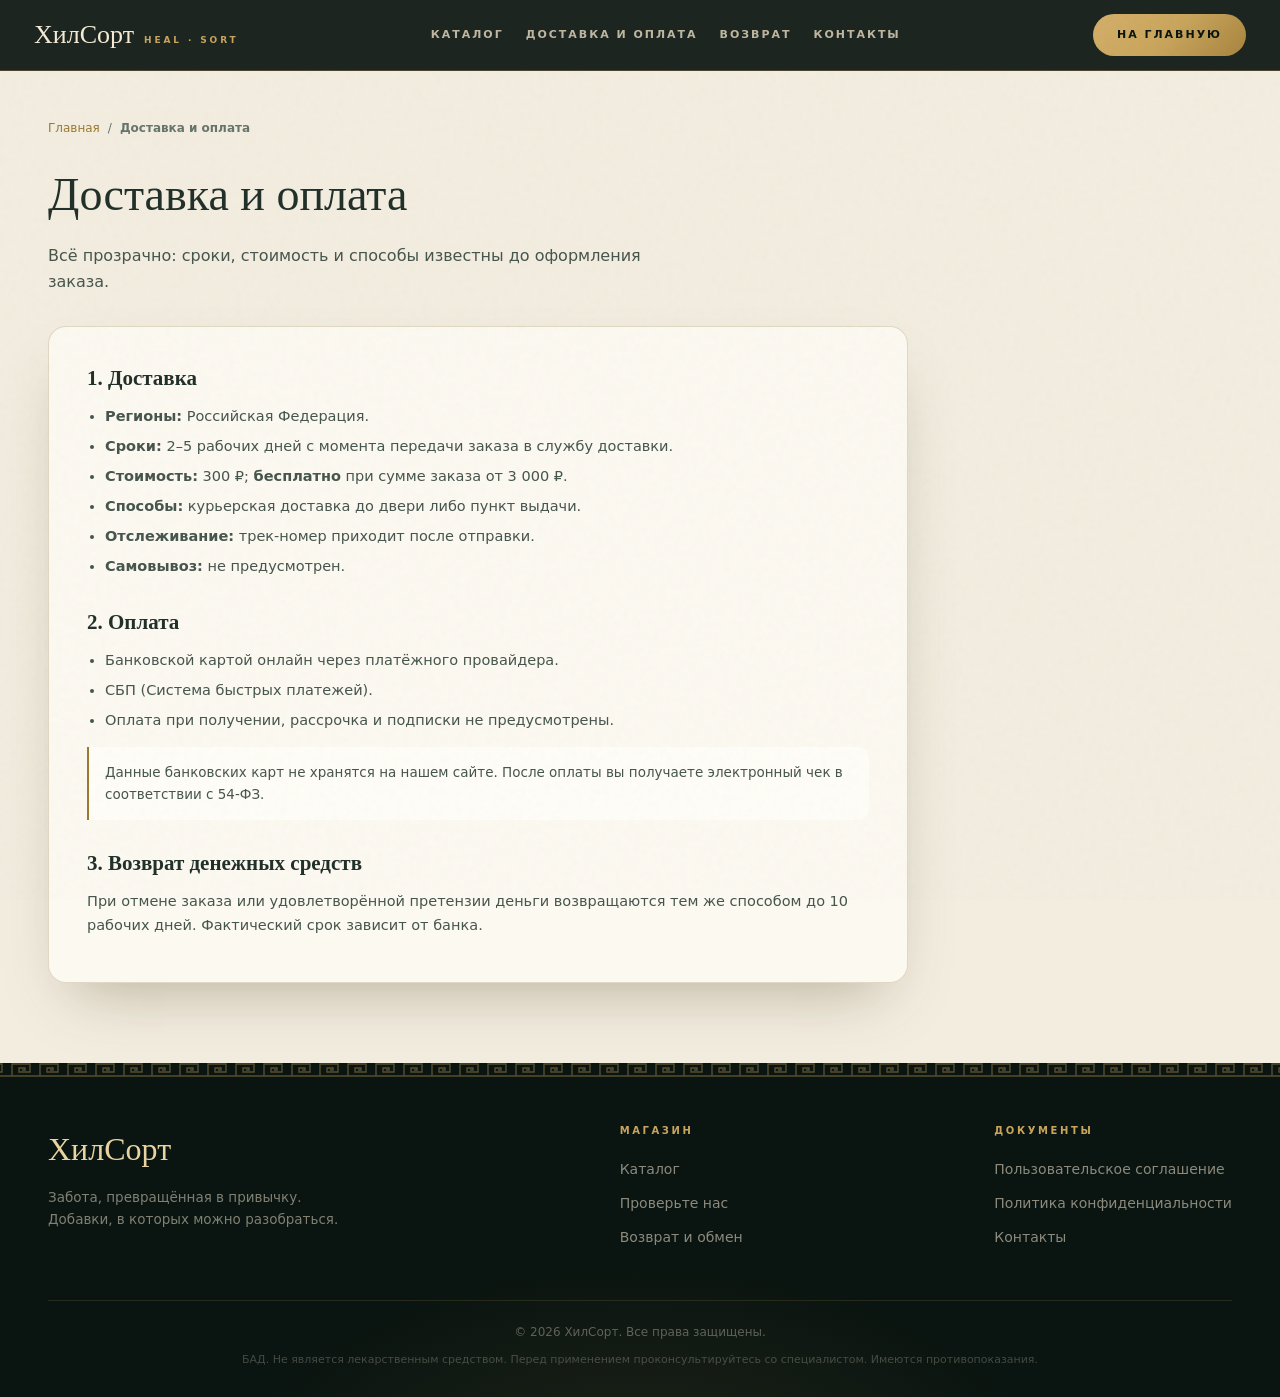
<file: delivery.html>
<!DOCTYPE html>
<html lang="ru">
<head>
<meta charset="UTF-8"><meta name="viewport" content="width=device-width, initial-scale=1.0, viewport-fit=cover">
<meta http-equiv="Content-Security-Policy" content="default-src 'none'; script-src 'self'; style-src 'self' https://fonts.googleapis.com; font-src https://fonts.gstatic.com; img-src 'self' data:; connect-src 'none'; base-uri 'none'; form-action 'none'; object-src 'none'">
<title>Доставка и оплата — ХилСорт</title><meta name="description" content="Условия доставки и оплаты ХилСорт: сроки 2–5 дней по России, бесплатно от 3 000 ₽, оплата картой и СБП.">
<link rel="icon" type="image/png" href="assets/sort/favicon.png"><link rel="preconnect" href="https://fonts.googleapis.com"><link rel="preconnect" href="https://fonts.gstatic.com" crossorigin><link href="https://fonts.googleapis.com/css2?family=Fraunces:opsz,wght@9..144,400;9..144,500;9..144,600&family=Manrope:wght@300;400;500;600;700;800&family=Marck+Script&display=swap" rel="stylesheet" crossorigin="anonymous" referrerpolicy="no-referrer"><link rel="stylesheet" href="assets/css/styles.css"><script src="assets/js/page.js" defer></script>
</head>
<body><a class="skip" href="#main">Перейти к содержимому</a>
<header class="page-nav"><a class="hn-logo" href="index.html"><span class="script">ХилСорт</span><span class="est">heal · sort</span></a><nav class="page-nav-links" aria-label="Разделы"><a href="index.html#catalog">Каталог</a><a href="delivery.html">Доставка и оплата</a><a href="returns.html">Возврат</a><a href="contacts.html">Контакты</a></nav><a class="hn-cta" href="index.html"><span class="lbl">На главную</span></a></header>
<main id="main" class="page-main"><div class="wrap"><nav class="crumbs" aria-label="Хлебные крошки"><a href="index.html">Главная</a><span>/</span><b>Доставка и оплата</b></nav><h1 class="page-title">Доставка и оплата</h1><p class="page-sub">Всё прозрачно: сроки, стоимость и способы известны до оформления заказа.</p><div class="doc"><h2>1. Доставка</h2><ul><li><b>Регионы:</b> Российская Федерация.</li><li><b>Сроки:</b> 2–5 рабочих дней с момента передачи заказа в службу доставки.</li><li><b>Стоимость:</b> 300 ₽; <b>бесплатно</b> при сумме заказа от 3 000 ₽.</li><li><b>Способы:</b> курьерская доставка до двери либо пункт выдачи.</li><li><b>Отслеживание:</b> трек-номер приходит после отправки.</li><li><b>Самовывоз:</b> не предусмотрен.</li></ul><h2>2. Оплата</h2><ul><li>Банковской картой онлайн через платёжного провайдера.</li><li>СБП (Система быстрых платежей).</li><li>Оплата при получении, рассрочка и подписки не предусмотрены.</li></ul><div class="note">Данные банковских карт не хранятся на нашем сайте. После оплаты вы получаете электронный чек в соответствии с 54-ФЗ.</div><h2>3. Возврат денежных средств</h2><p>При отмене заказа или удовлетворённой претензии деньги возвращаются тем же способом до 10 рабочих дней. Фактический срок зависит от банка.</p></div></div></main>
<footer><div class="wrap"><div class="f-grid"><div><div class="f-logo">ХилСорт</div><p>Забота, превращённая в привычку. Добавки, в которых можно разобраться.</p></div><nav class="f-col" aria-label="Магазин"><h5>Магазин</h5><a href="index.html#catalog">Каталог</a><a href="index.html#trust">Проверьте нас</a><a href="returns.html">Возврат и обмен</a></nav><nav class="f-col" aria-label="Документы"><h5>Документы</h5><a href="offer.html">Пользовательское соглашение</a><a href="privacy.html">Политика конфиденциальности</a><a href="contacts.html">Контакты</a></nav></div><div class="f-bottom">© <span id="year">2026</span> ХилСорт. Все права защищены.<div class="legal">БАД. Не является лекарственным средством. Перед применением проконсультируйтесь со специалистом. Имеются противопоказания.</div></div></div></footer>
</body></html>
</file>
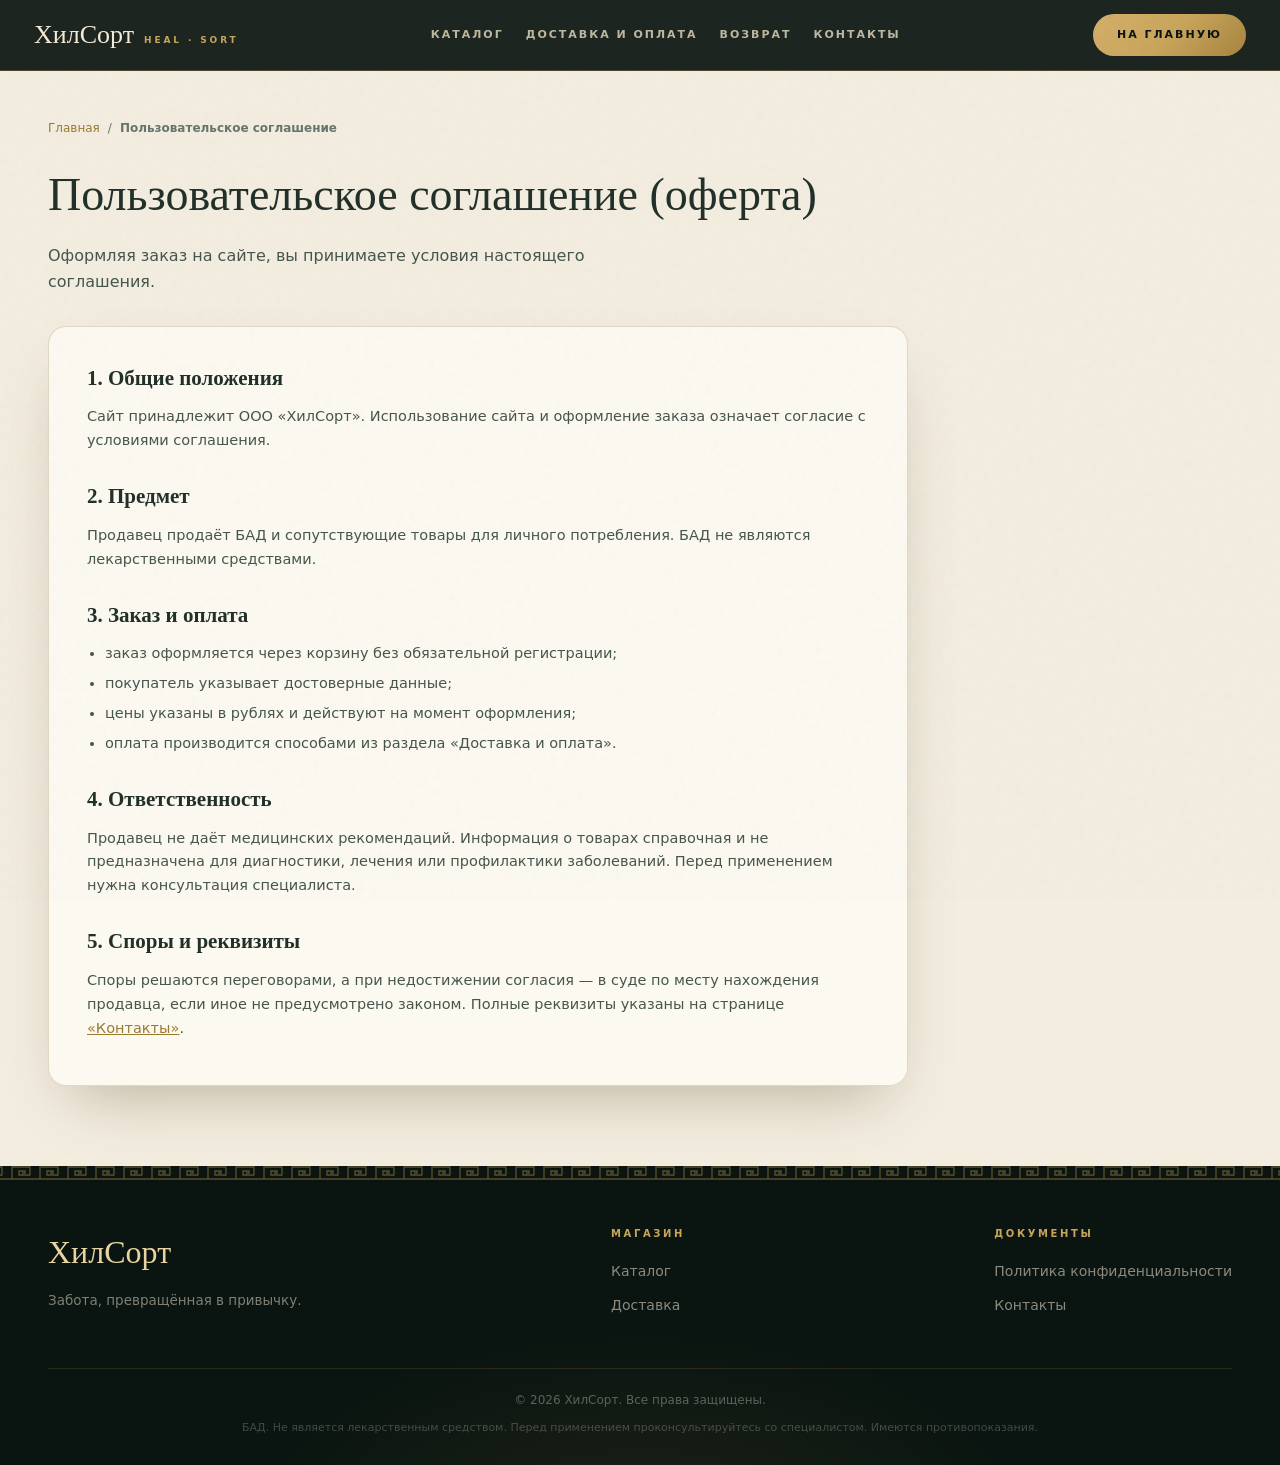
<file: offer.html>
<!DOCTYPE html><html lang="ru"><head><meta charset="UTF-8"><meta name="viewport" content="width=device-width, initial-scale=1.0, viewport-fit=cover"><title>Пользовательское соглашение — ХилСорт</title><meta name="description" content="Пользовательское соглашение и оферта ХилСорт: условия заказа, оплаты, доставки и ответственности."><link rel="icon" type="image/png" href="assets/sort/favicon.png"><link rel="stylesheet" href="assets/css/styles.css"><script src="assets/js/page.js" defer></script></head><body><a class="skip" href="#main">Перейти к содержимому</a><header class="page-nav"><a class="hn-logo" href="index.html"><span class="script">ХилСорт</span><span class="est">heal · sort</span></a><nav class="page-nav-links" aria-label="Разделы"><a href="index.html#catalog">Каталог</a><a href="delivery.html">Доставка и оплата</a><a href="returns.html">Возврат</a><a href="contacts.html">Контакты</a></nav><a class="hn-cta" href="index.html"><span class="lbl">На главную</span></a></header><main id="main" class="page-main"><div class="wrap"><nav class="crumbs" aria-label="Хлебные крошки"><a href="index.html">Главная</a><span>/</span><b>Пользовательское соглашение</b></nav><h1 class="page-title">Пользовательское соглашение (оферта)</h1><p class="page-sub">Оформляя заказ на сайте, вы принимаете условия настоящего соглашения.</p><div class="doc"><h2>1. Общие положения</h2><p>Сайт принадлежит ООО «ХилСорт». Использование сайта и оформление заказа означает согласие с условиями соглашения.</p><h2>2. Предмет</h2><p>Продавец продаёт БАД и сопутствующие товары для личного потребления. БАД не являются лекарственными средствами.</p><h2>3. Заказ и оплата</h2><ul><li>заказ оформляется через корзину без обязательной регистрации;</li><li>покупатель указывает достоверные данные;</li><li>цены указаны в рублях и действуют на момент оформления;</li><li>оплата производится способами из раздела «Доставка и оплата».</li></ul><h2>4. Ответственность</h2><p>Продавец не даёт медицинских рекомендаций. Информация о товарах справочная и не предназначена для диагностики, лечения или профилактики заболеваний. Перед применением нужна консультация специалиста.</p><h2>5. Споры и реквизиты</h2><p>Споры решаются переговорами, а при недостижении согласия — в суде по месту нахождения продавца, если иное не предусмотрено законом. Полные реквизиты указаны на странице <a href="contacts.html">«Контакты»</a>.</p></div></div></main><footer><div class="wrap"><div class="f-grid"><div><div class="f-logo">ХилСорт</div><p>Забота, превращённая в привычку.</p></div><nav class="f-col" aria-label="Магазин"><h5>Магазин</h5><a href="index.html#catalog">Каталог</a><a href="delivery.html">Доставка</a></nav><nav class="f-col" aria-label="Документы"><h5>Документы</h5><a href="privacy.html">Политика конфиденциальности</a><a href="contacts.html">Контакты</a></nav></div><div class="f-bottom">© <span id="year">2026</span> ХилСорт. Все права защищены.<div class="legal">БАД. Не является лекарственным средством. Перед применением проконсультируйтесь со специалистом. Имеются противопоказания.</div></div></div></footer></body></html>
</file>
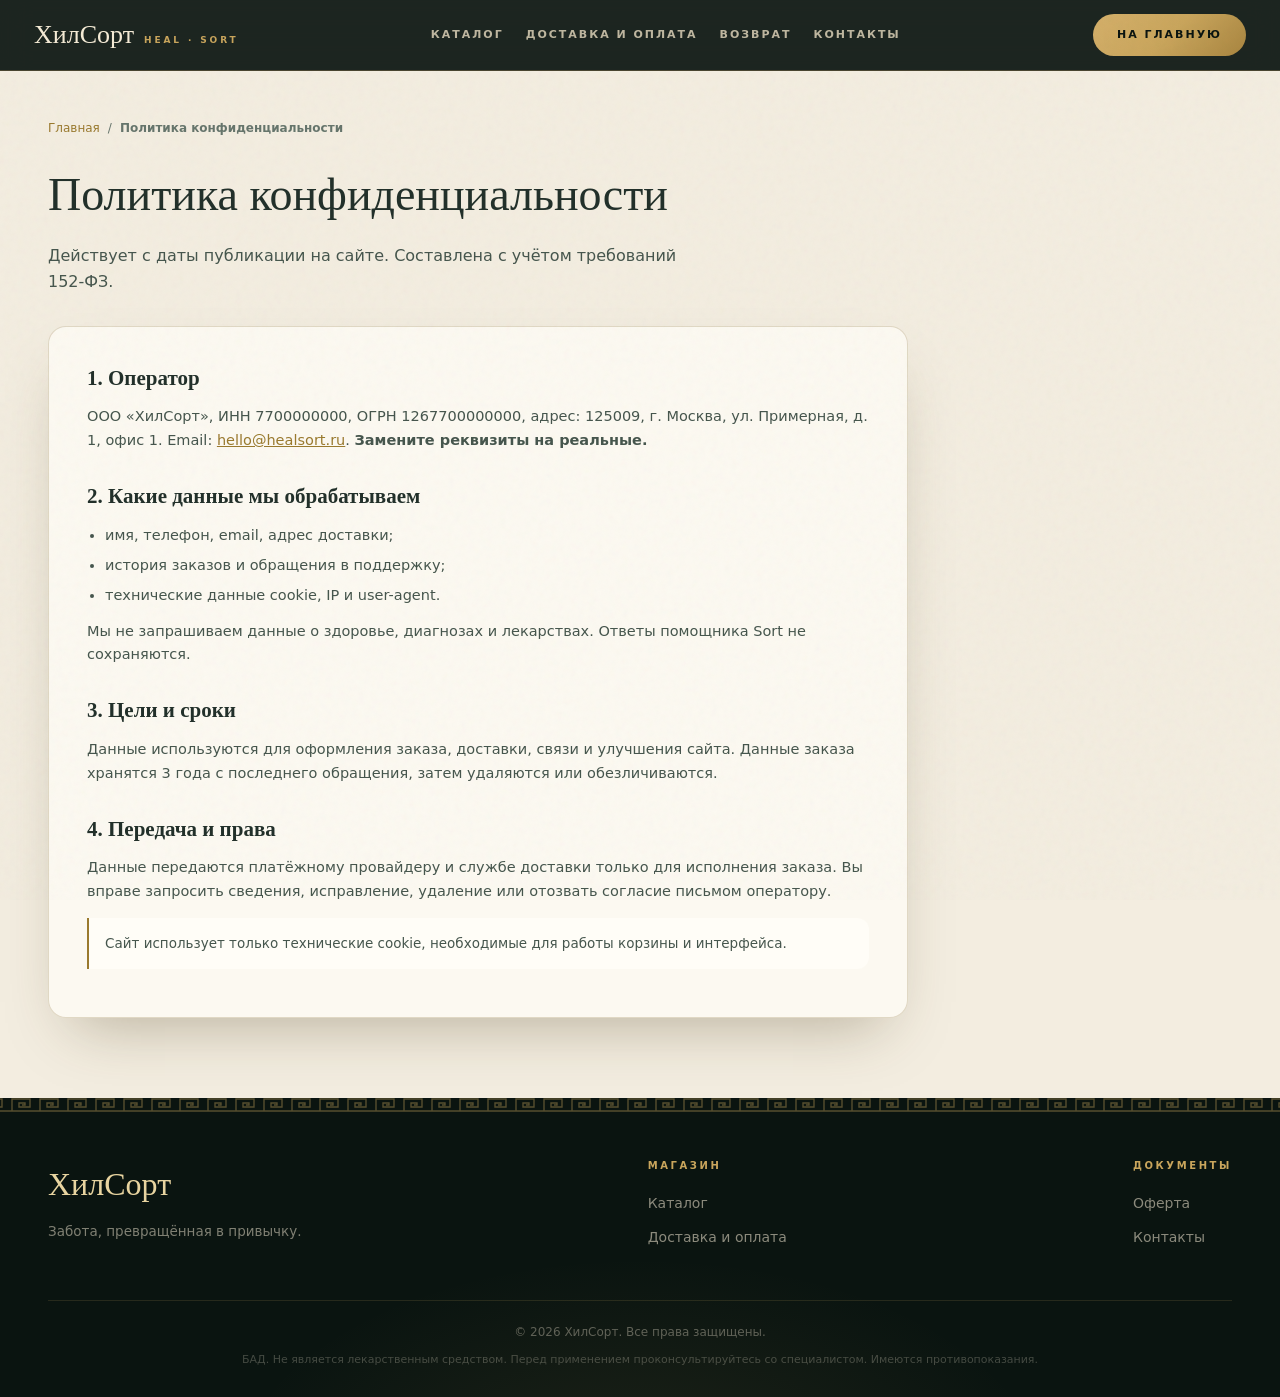
<file: privacy.html>
<!DOCTYPE html><html lang="ru"><head><meta charset="UTF-8"><meta name="viewport" content="width=device-width, initial-scale=1.0, viewport-fit=cover"><title>Политика конфиденциальности — ХилСорт</title><meta name="description" content="Политика обработки персональных данных ХилСорт: состав данных, цели, сроки хранения, cookie и права пользователей."><link rel="icon" type="image/png" href="assets/sort/favicon.png"><link rel="stylesheet" href="assets/css/styles.css"><script src="assets/js/page.js" defer></script></head><body><a class="skip" href="#main">Перейти к содержимому</a><header class="page-nav"><a class="hn-logo" href="index.html"><span class="script">ХилСорт</span><span class="est">heal · sort</span></a><nav class="page-nav-links" aria-label="Разделы"><a href="index.html#catalog">Каталог</a><a href="delivery.html">Доставка и оплата</a><a href="returns.html">Возврат</a><a href="contacts.html">Контакты</a></nav><a class="hn-cta" href="index.html"><span class="lbl">На главную</span></a></header><main id="main" class="page-main"><div class="wrap"><nav class="crumbs" aria-label="Хлебные крошки"><a href="index.html">Главная</a><span>/</span><b>Политика конфиденциальности</b></nav><h1 class="page-title">Политика конфиденциальности</h1><p class="page-sub">Действует с даты публикации на сайте. Составлена с учётом требований 152-ФЗ.</p><div class="doc"><h2>1. Оператор</h2><p>ООО «ХилСорт», ИНН 7700000000, ОГРН 1267700000000, адрес: 125009, г. Москва, ул. Примерная, д. 1, офис 1. Email: <a href="mailto:hello@healsort.ru">hello@healsort.ru</a>. <b>Замените реквизиты на реальные.</b></p><h2>2. Какие данные мы обрабатываем</h2><ul><li>имя, телефон, email, адрес доставки;</li><li>история заказов и обращения в поддержку;</li><li>технические данные cookie, IP и user-agent.</li></ul><p>Мы не запрашиваем данные о здоровье, диагнозах и лекарствах. Ответы помощника Sort не сохраняются.</p><h2>3. Цели и сроки</h2><p>Данные используются для оформления заказа, доставки, связи и улучшения сайта. Данные заказа хранятся 3 года с последнего обращения, затем удаляются или обезличиваются.</p><h2>4. Передача и права</h2><p>Данные передаются платёжному провайдеру и службе доставки только для исполнения заказа. Вы вправе запросить сведения, исправление, удаление или отозвать согласие письмом оператору.</p><div class="note">Сайт использует только технические cookie, необходимые для работы корзины и интерфейса.</div></div></div></main><footer><div class="wrap"><div class="f-grid"><div><div class="f-logo">ХилСорт</div><p>Забота, превращённая в привычку.</p></div><nav class="f-col" aria-label="Магазин"><h5>Магазин</h5><a href="index.html#catalog">Каталог</a><a href="delivery.html">Доставка и оплата</a></nav><nav class="f-col" aria-label="Документы"><h5>Документы</h5><a href="offer.html">Оферта</a><a href="contacts.html">Контакты</a></nav></div><div class="f-bottom">© <span id="year">2026</span> ХилСорт. Все права защищены.<div class="legal">БАД. Не является лекарственным средством. Перед применением проконсультируйтесь со специалистом. Имеются противопоказания.</div></div></div></footer></body></html>
</file>
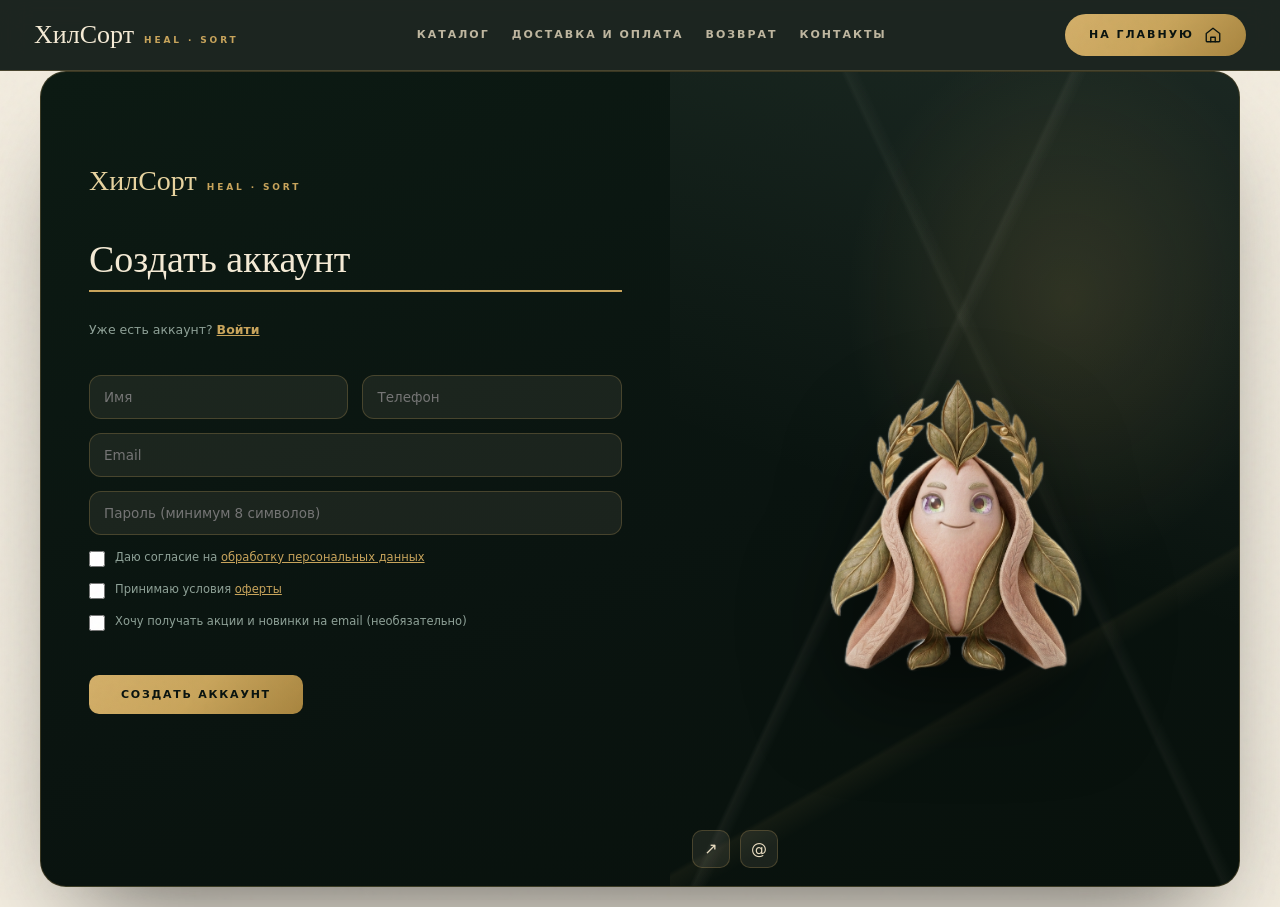
<file: register.html>
<!DOCTYPE html>
<html lang="ru">
<head>
<meta charset="UTF-8"><meta name="viewport" content="width=device-width, initial-scale=1.0, viewport-fit=cover">
<meta http-equiv="Content-Security-Policy" content="default-src 'none'; script-src 'self'; style-src 'self' https://fonts.googleapis.com; font-src https://fonts.gstatic.com; img-src 'self' data:; connect-src 'none'; base-uri 'none'; form-action 'none'; object-src 'none'">
<meta name="referrer" content="strict-origin-when-cross-origin"><title>Регистрация — ХилСорт</title><meta name="description" content="Создание личного кабинета ХилСорт для хранения заказов и чеков."><meta name="theme-color" content="#0a1410">
<link rel="icon" type="image/png" href="assets/sort/favicon.png"><link rel="preconnect" href="https://fonts.googleapis.com"><link rel="preconnect" href="https://fonts.gstatic.com" crossorigin><link href="https://fonts.googleapis.com/css2?family=Fraunces:opsz,wght@9..144,400;9..144,500;9..144,600&family=Manrope:wght@300;400;500;600;700;800&family=Marck+Script&display=swap" rel="stylesheet" crossorigin="anonymous" referrerpolicy="no-referrer"><link rel="stylesheet" href="assets/css/styles.css"><script src="assets/js/page.js" defer></script><script src="assets/js/account.js" defer></script>
</head>
<body class="account-page">
<a class="skip" href="#main">Перейти к содержимому</a>
<header class="page-nav"><a class="hn-logo" href="index.html"><span class="script">ХилСорт</span><span class="est">heal · sort</span></a><nav class="page-nav-links" aria-label="Разделы"><a href="index.html#catalog">Каталог</a><a href="delivery.html">Доставка и оплата</a><a href="returns.html">Возврат</a><a href="contacts.html">Контакты</a></nav><a class="hn-cta account-home" href="index.html" aria-label="На главную"><span class="lbl">На главную</span><svg class="home-icon" width="18" height="18" viewBox="0 0 24 24" fill="none" stroke="currentColor" stroke-width="1.8" stroke-linecap="round" stroke-linejoin="round" aria-hidden="true"><path d="m3 10 9-7 9 7v10a1 1 0 0 1-1 1H4a1 1 0 0 1-1-1V10Z"/><path d="M9 21v-6h6v6"/></svg></a></header>
<main id="main" class="page-main"><div class="ga-wrap"><section class="ga-card"><div class="ga-left" id="authBlock"><div class="ga-logo"><span class="script">ХилСорт</span><span class="est">heal · sort</span></div><form id="regForm" class="ga-form" novalidate><div class="full"><h1 class="ga-title">Создать аккаунт</h1></div><div class="full ga-switch">Уже есть аккаунт? <a href="account.html">Войти</a></div><label class="ga-field"><input name="name" type="text" placeholder="Имя" autocomplete="name" required></label><label class="ga-field"><input name="phone" type="tel" placeholder="Телефон" autocomplete="tel" required></label><label class="ga-field full"><input name="email" type="email" placeholder="Email" autocomplete="email" required></label><label class="ga-field full"><input name="pass" type="password" placeholder="Пароль (минимум 8 символов)" autocomplete="new-password" minlength="8" required></label><label class="ga-consent"><input type="checkbox" name="pd"> <span>Даю согласие на <a href="privacy.html">обработку персональных данных</a></span></label><label class="ga-consent"><input type="checkbox" name="offer"> <span>Принимаю условия <a href="offer.html">оферты</a></span></label><label class="ga-consent"><input type="checkbox" name="promo"> <span>Хочу получать акции и новинки на email (необязательно)</span></label><p class="ga-err" id="regErr" role="alert"></p><button class="ga-submit" type="submit">Создать аккаунт</button></form></div><div class="ga-side"><img class="ga-mascot" src="mascot.png" alt="" decoding="async" draggable="false"><div class="ga-social"><a href="https://t.me/+x3GiTHLeYT4xOGIy" target="_blank" rel="noopener noreferrer" aria-label="Telegram">↗</a><a href="mailto:hello@healsort.ru" aria-label="Почта">@</a></div></div></section></div></main>
<footer><div class="wrap"><div class="f-grid"><div><div class="f-logo">ХилСорт</div><p>Забота, превращённая в привычку. Добавки, в которых можно разобраться.</p></div><nav class="f-col" aria-label="Магазин"><h5>Магазин</h5><a href="index.html#catalog">Каталог</a><a href="delivery.html">Доставка и оплата</a><a href="returns.html">Возврат и обмен</a></nav><nav class="f-col" aria-label="Документы"><h5>Документы</h5><a href="offer.html">Пользовательское соглашение</a><a href="privacy.html">Политика конфиденциальности</a><a href="contacts.html">Контакты</a></nav></div><div class="f-bottom">© <span id="year">2026</span> ХилСорт. Все права защищены.<div class="legal">БАД. Не является лекарственным средством. Перед применением проконсультируйтесь со специалистом. Имеются противопоказания.</div></div></div></footer><div id="printDoc" aria-hidden="true"></div>
</body></html>
</file>
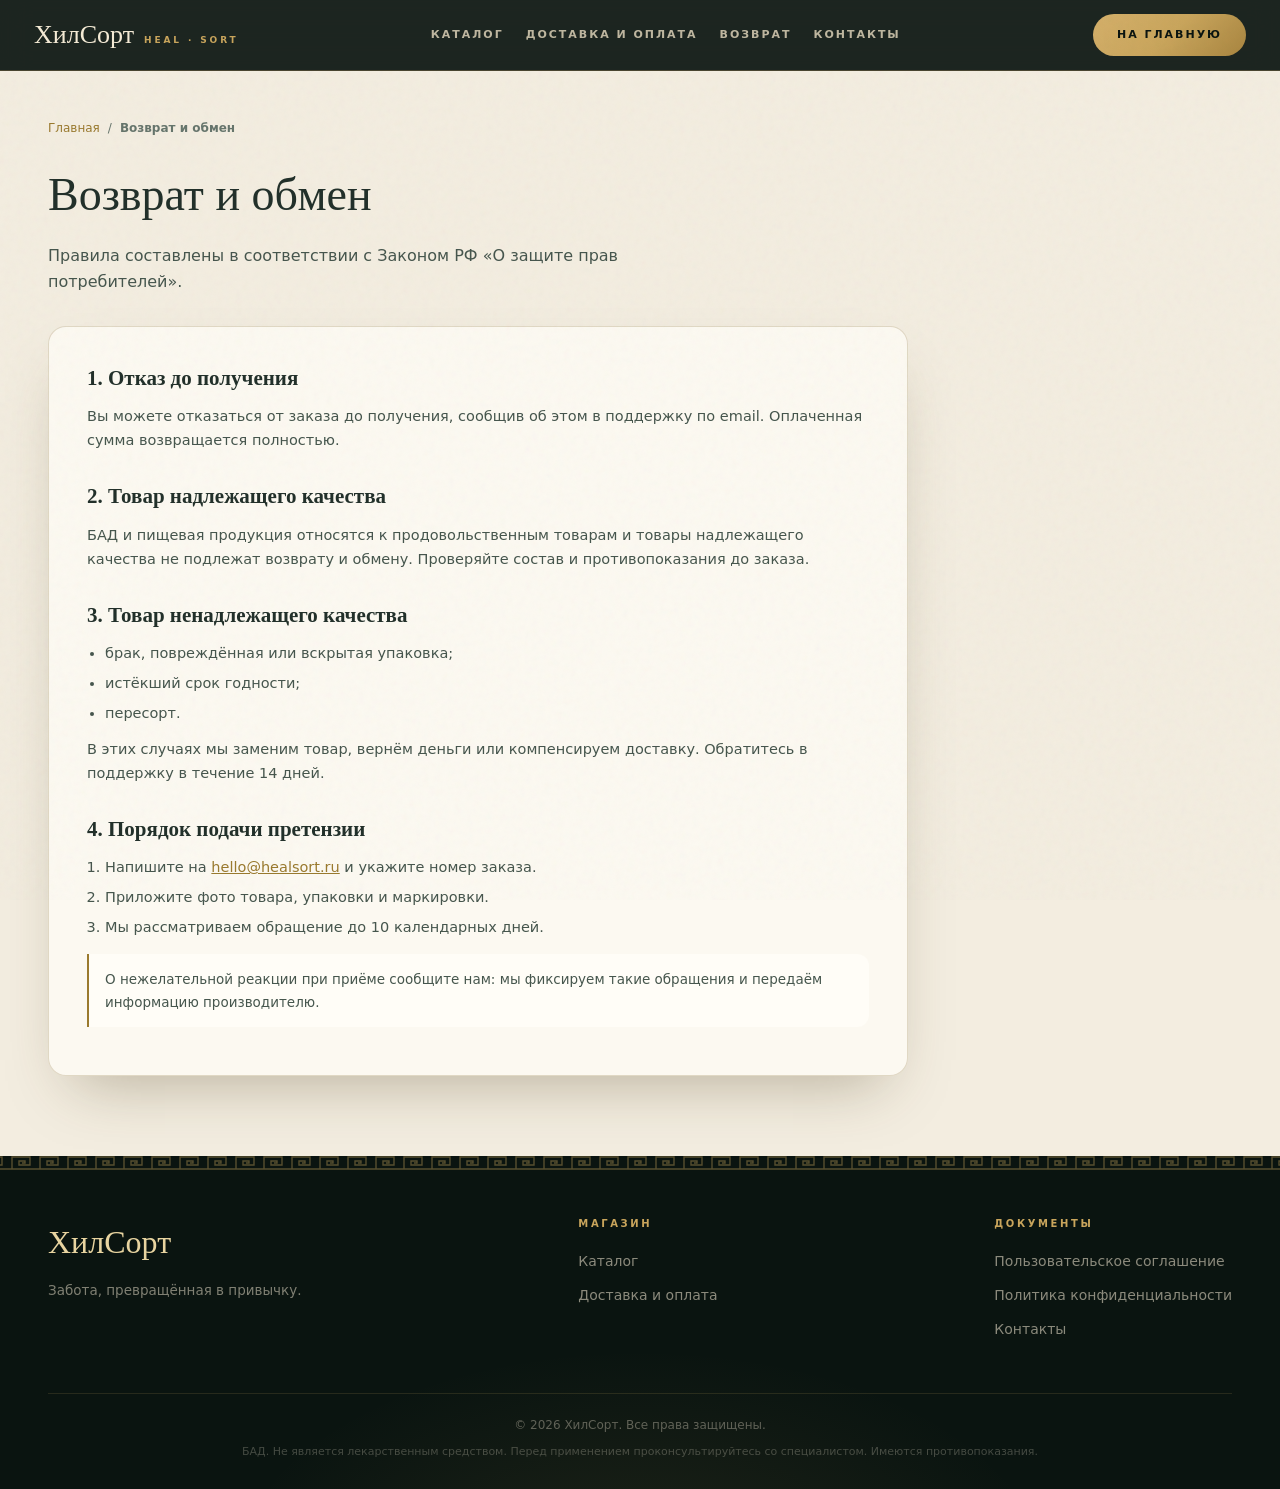
<file: returns.html>
<!DOCTYPE html><html lang="ru"><head><meta charset="UTF-8"><meta name="viewport" content="width=device-width, initial-scale=1.0, viewport-fit=cover"><title>Возврат и обмен — ХилСорт</title><meta name="description" content="Правила возврата и обмена ХилСорт: отказ до получения, замена и возврат при браке, пересорте, повреждённой упаковке."><link rel="icon" type="image/png" href="assets/sort/favicon.png"><link rel="stylesheet" href="assets/css/styles.css"><script src="assets/js/page.js" defer></script></head><body><a class="skip" href="#main">Перейти к содержимому</a><header class="page-nav"><a class="hn-logo" href="index.html"><span class="script">ХилСорт</span><span class="est">heal · sort</span></a><nav class="page-nav-links" aria-label="Разделы"><a href="index.html#catalog">Каталог</a><a href="delivery.html">Доставка и оплата</a><a href="returns.html">Возврат</a><a href="contacts.html">Контакты</a></nav><a class="hn-cta" href="index.html"><span class="lbl">На главную</span></a></header><main id="main" class="page-main"><div class="wrap"><nav class="crumbs" aria-label="Хлебные крошки"><a href="index.html">Главная</a><span>/</span><b>Возврат и обмен</b></nav><h1 class="page-title">Возврат и обмен</h1><p class="page-sub">Правила составлены в соответствии с Законом РФ «О защите прав потребителей».</p><div class="doc"><h2>1. Отказ до получения</h2><p>Вы можете отказаться от заказа до получения, сообщив об этом в поддержку по email. Оплаченная сумма возвращается полностью.</p><h2>2. Товар надлежащего качества</h2><p>БАД и пищевая продукция относятся к продовольственным товарам и товары надлежащего качества не подлежат возврату и обмену. Проверяйте состав и противопоказания до заказа.</p><h2>3. Товар ненадлежащего качества</h2><ul><li>брак, повреждённая или вскрытая упаковка;</li><li>истёкший срок годности;</li><li>пересорт.</li></ul><p>В этих случаях мы заменим товар, вернём деньги или компенсируем доставку. Обратитесь в поддержку в течение 14 дней.</p><h2>4. Порядок подачи претензии</h2><ol><li>Напишите на <a href="mailto:hello@healsort.ru">hello@healsort.ru</a> и укажите номер заказа.</li><li>Приложите фото товара, упаковки и маркировки.</li><li>Мы рассматриваем обращение до 10 календарных дней.</li></ol><div class="note">О нежелательной реакции при приёме сообщите нам: мы фиксируем такие обращения и передаём информацию производителю.</div></div></div></main><footer><div class="wrap"><div class="f-grid"><div><div class="f-logo">ХилСорт</div><p>Забота, превращённая в привычку.</p></div><nav class="f-col" aria-label="Магазин"><h5>Магазин</h5><a href="index.html#catalog">Каталог</a><a href="delivery.html">Доставка и оплата</a></nav><nav class="f-col" aria-label="Документы"><h5>Документы</h5><a href="offer.html">Пользовательское соглашение</a><a href="privacy.html">Политика конфиденциальности</a><a href="contacts.html">Контакты</a></nav></div><div class="f-bottom">© <span id="year">2026</span> ХилСорт. Все права защищены.<div class="legal">БАД. Не является лекарственным средством. Перед применением проконсультируйтесь со специалистом. Имеются противопоказания.</div></div></div></footer></body></html>
</file>
<file: assets/css/styles.css>
/* =========================================================
   ХилСорт — стили
   ========================================================= */
:root{
  --bg:#f3ede0; --bg-mid:#ece4d2; --white:#FFFDF7;
  --fg:#22302a; --fg-soft:#46564d; --muted:#66756c;
  --accent:#9a7a2e; --accent-soft:#7c6122; --accent-2:#8b5e3c;
  --card:rgba(255,253,247,0.75); --border:rgba(122,96,32,0.22); --border-strong:rgba(122,96,32,0.5);
  --mark-1:#8a6a25; --mark-2:#b3903c; --mark-3:#8a6a25; --mark-4:#6d541c;
  --dark-bg:#0a1410; --dark-bg-mid:#08110c;
  --dark-fg:#f5ebd6; --dark-fg-soft:#e8dcc0; --dark-muted:#8fa298;
  --dark-accent:#c9a55c; --dark-accent-soft:#e8d4a0;
  --dark-border:rgba(201,165,92,0.25);
  --gold:linear-gradient(135deg,#d4b06a,#c9a55c 50%,#a8853f);
  --sh:0 30px 60px -25px rgba(70,55,20,0.35);
  --ease:cubic-bezier(.16,1,.3,1);
  --ease-back:cubic-bezier(.34,1.56,.64,1);
  --nav-h:72px;
}
*{box-sizing:border-box;margin:0;padding:0}
html{scroll-behavior:smooth;-webkit-text-size-adjust:100%}
body{font-family:'Manrope',system-ui,-apple-system,'Segoe UI',sans-serif;background:var(--bg);color:var(--fg);overflow-x:hidden;line-height:1.65;-webkit-font-smoothing:antialiased;text-rendering:optimizeLegibility}
body.locked{overflow:hidden}
::selection{background:#e8d4a0;color:var(--fg)}
img,svg{display:block;max-width:100%}
button{font-family:inherit;cursor:pointer;border:none;background:none;color:inherit}
a{color:inherit}
:focus{outline:none}
:focus-visible{outline:2px solid var(--dark-accent);outline-offset:3px;border-radius:6px}
.wrap{max-width:1240px;margin:0 auto;padding:0 28px}
.sprite{position:absolute;width:0;height:0;overflow:hidden}
.skip{position:fixed;left:16px;top:-60px;z-index:500;background:var(--fg);color:var(--dark-accent-soft);padding:10px 16px;border-radius:99px;font-size:13px;font-weight:700;text-decoration:none;transition:top .3s var(--ease)}
.skip:focus{top:16px}
.visually-hidden{position:absolute!important;width:1px;height:1px;overflow:hidden;clip:rect(0 0 0 0);white-space:nowrap}
body::after{content:"";position:fixed;inset:0;z-index:99;pointer-events:none;opacity:.04;mix-blend-mode:multiply;
 background-image:url("data:image/svg+xml,%3Csvg viewBox='0 0 200 200' xmlns='http://www.w3.org/2000/svg'%3E%3Cfilter id='n'%3E%3CfeTurbulence type='fractalNoise' baseFrequency='.7' numOctaves='3'/%3E%3C/filter%3E%3Crect width='100%25' height='100%25' filter='url(%23n)'/%3E%3C/svg%3E")}

/* ===== ПРОГРЕСС СКРОЛЛА ===== */
.progress{position:fixed;top:0;left:0;right:0;height:2px;z-index:60;pointer-events:none}
.progress span{display:block;height:100%;background:linear-gradient(90deg,#a8853f,#e8d4a0,#c9a55c);transform-origin:0 50%;transform:scaleX(0);box-shadow:0 0 12px rgba(201,165,92,.7)}

/* ===== НАВИГАЦИЯ ===== */
.hero-nav{position:fixed;top:0;left:0;right:0;z-index:50;display:flex;align-items:center;justify-content:space-between;padding:22px 34px;
 transition:padding .5s var(--ease),background-color .5s,box-shadow .5s,border-color .5s;border-bottom:1px solid transparent}
.hero-nav.scrolled{padding:12px 34px;background:rgba(10,20,16,.72);-webkit-backdrop-filter:blur(16px) saturate(140%);backdrop-filter:blur(16px) saturate(140%);border-bottom-color:var(--dark-border);box-shadow:0 18px 40px -24px rgba(0,0,0,.6)}
.hn-logo{display:flex;align-items:baseline;gap:10px;text-decoration:none;color:var(--dark-fg)}
.hn-logo .script{font-family:'Marck Script',cursive;font-size:26px;line-height:1;transition:color .3s}
.hn-logo:hover .script{color:var(--dark-accent-soft)}
.hn-logo .est{font-size:9px;letter-spacing:.32em;color:var(--dark-accent);font-weight:700;text-transform:uppercase}
.hn-links{display:flex;gap:36px}
.hn-links a{color:var(--dark-fg-soft);text-decoration:none;font-size:11px;font-weight:700;letter-spacing:.22em;text-transform:uppercase;opacity:.75;transition:opacity .3s,color .3s;position:relative;padding:6px 0}
.hn-links a::after{content:"";position:absolute;left:0;bottom:-2px;width:100%;height:1px;background:var(--dark-accent);transform:scaleX(0);transform-origin:right;transition:transform .45s var(--ease)}
.hn-links a:hover,.hn-links a.active{opacity:1;color:var(--dark-accent-soft)}
.hn-links a:hover::after,.hn-links a.active::after{transform:scaleX(1);transform-origin:left}
.hn-right{display:flex;align-items:center;gap:12px}
.hn-cart{position:relative;width:44px;height:44px;border-radius:50%;border:1px solid var(--dark-border);color:var(--dark-fg);display:flex;align-items:center;justify-content:center;transition:border-color .3s,color .3s,transform .4s var(--ease);background:rgba(10,20,16,.4);-webkit-backdrop-filter:blur(8px);backdrop-filter:blur(8px)}
.hn-cart:hover{border-color:var(--dark-accent);color:var(--dark-accent-soft);transform:translateY(-2px)}
.hn-cart.bump{animation:cartBump .6s var(--ease-back)}
@keyframes cartBump{0%{transform:scale(1)}35%{transform:scale(1.22) rotate(-8deg)}65%{transform:scale(.94) rotate(4deg)}100%{transform:scale(1)}}
.hn-count{position:absolute;top:-4px;right:-4px;min-width:18px;height:18px;padding:0 5px;border-radius:99px;background:var(--dark-accent);color:#0a1410;font-size:10px;font-weight:800;display:none;align-items:center;justify-content:center;box-shadow:0 0 0 2px rgba(10,20,16,.8)}
.hn-count.show{display:flex}
.hn-cta{display:inline-flex;align-items:center;gap:10px;background:var(--gold);color:#0a1410;border-radius:99px;padding:12px 24px;font-size:11px;font-weight:800;letter-spacing:.18em;text-transform:uppercase;transition:transform .35s var(--ease),box-shadow .35s var(--ease);text-decoration:none}
.hn-cta:hover{transform:translateY(-2px);box-shadow:0 14px 30px -10px rgba(201,165,92,.6)}
.hn-cta .arr{width:26px;height:26px;border-radius:50%;border:1.5px solid #0a1410;display:flex;align-items:center;justify-content:center;transition:transform .4s var(--ease)}
.hn-cta:hover .arr{transform:rotate(45deg)}

/* блик на золотых кнопках */
.shine{position:relative;overflow:hidden;isolation:isolate}
.shine::before{content:"";position:absolute;top:0;bottom:0;left:-60%;width:45%;z-index:-1;pointer-events:none;
 background:linear-gradient(100deg,transparent,rgba(255,250,230,.75),transparent);transform:skewX(-20deg) translateX(0);transition:none}
.shine:hover::before{transform:skewX(-20deg) translateX(420%);transition:transform .9s var(--ease)}

/* ===== HERO ===== */
.hero{position:relative;min-height:100svh;overflow:hidden;color:var(--dark-fg);isolation:isolate;
 --sy:0; --mx:0; --my:0;
 background:
  radial-gradient(ellipse 60% 45% at 50% 30%, rgba(201,165,92,0.10), transparent 65%),
  radial-gradient(ellipse 40% 30% at 15% 75%, rgba(45,90,74,0.25), transparent 70%),
  radial-gradient(ellipse 40% 30% at 85% 70%, rgba(139,94,60,0.18), transparent 70%),
  linear-gradient(180deg,#0a1410 0%,#08110c 55%,#0c1a13 100%)}
.hero::before{content:"";position:absolute;inset:0;z-index:6;pointer-events:none;opacity:.35;mix-blend-mode:overlay;
 background-image:url("data:image/svg+xml,%3Csvg viewBox='0 0 200 200' xmlns='http://www.w3.org/2000/svg'%3E%3Cfilter id='n'%3E%3CfeTurbulence type='fractalNoise' baseFrequency='.85' numOctaves='3'/%3E%3C/filter%3E%3Crect width='100%25' height='100%25' filter='url(%23n)' opacity='.5'/%3E%3C/svg%3E")}
.hero-aura{position:absolute;left:50%;top:44%;width:min(900px,120vw);aspect-ratio:1;z-index:0;pointer-events:none;
 transform:translate(-50%,-50%);background:radial-gradient(circle,rgba(201,165,92,.14),transparent 62%);animation:aura 9s ease-in-out infinite}
@keyframes aura{0%,100%{opacity:.7;scale:1}50%{opacity:1;scale:1.08}}
.mega{position:absolute;top:21%;left:0;right:0;z-index:1;text-align:center;
 font-family:'Oswald',sans-serif;font-weight:700;text-transform:uppercase;
 font-size:clamp(70px,23.5vw,340px);line-height:.92;letter-spacing:-.015em;
 color:#f5ebd6;text-shadow:0 0 70px rgba(245,235,214,.22);
 user-select:none;pointer-events:none;white-space:nowrap;
 transform:translate3d(calc(var(--mx) * -14px), calc(var(--sy) * .38px + var(--my) * -8px), 0);
 opacity:calc(1 - var(--sy) / 900)}
.mega .cw{display:inline-block;clip-path:inset(-40% -30% -4% -30%)}
.mega .ch{display:inline-block}
.pollen{position:absolute;inset:0;width:100%;height:100%;z-index:1;pointer-events:none}
.ground{position:absolute;left:0;right:0;bottom:0;height:42%;z-index:2;pointer-events:none;transform:translate3d(calc(var(--mx) * 6px), 0, 0)}
.ground svg{width:100%;height:100%;overflow:visible}
.star{position:absolute;z-index:1;color:var(--dark-accent-soft);pointer-events:none}
.star svg{width:100%;height:auto;animation:tw 3.4s ease-in-out infinite}
.star.s1{top:12%;left:18%;width:14px}
.star.s2{top:9%;right:24%;width:10px}.star.s2 svg{animation-delay:1s}
.star.s3{top:26%;left:8%;width:8px}.star.s3 svg{animation-delay:2s}
.star.s4{top:18%;right:10%;width:12px}.star.s4 svg{animation-delay:.6s}
.star.s5{top:34%;right:34%;width:7px}.star.s5 svg{animation-delay:1.6s}
.star.s6{top:40%;left:26%;width:9px}.star.s6 svg{animation-delay:2.6s}
.stars{position:absolute;inset:0;z-index:1;pointer-events:none;transform:translate3d(calc(var(--mx) * 22px), calc(var(--my) * 14px + var(--sy) * .2px), 0)}
@keyframes tw{0%,100%{opacity:.25;transform:scale(1) rotate(0)}50%{opacity:.95;transform:scale(1.3) rotate(45deg)}}
.hero-hint{position:absolute;bottom:16px;left:50%;transform:translateX(-50%);z-index:7;color:var(--dark-muted);font-size:9.5px;letter-spacing:.4em;text-transform:uppercase;display:flex;flex-direction:column;align-items:center;gap:9px;text-decoration:none}
.hero-hint::after{content:"";width:1px;height:26px;background:linear-gradient(180deg,var(--dark-accent),transparent);animation:hintLine 2.2s var(--ease) infinite;transform-origin:top}
@keyframes hintLine{0%{transform:scaleY(0);opacity:1}60%{transform:scaleY(1);opacity:1}100%{transform:scaleY(1);opacity:0}}

/* ===== МАСКОТ ===== */
.mascot{position:absolute;left:50%;bottom:calc(13% + 12px);z-index:3;width:min(192px,25vw);
 transform:translate3d(calc(-50% + var(--mx) * 5px), calc(var(--sy) * .14px), 0);
 cursor:pointer;-webkit-tap-highlight-color:transparent;touch-action:manipulation}
.mascot:focus-visible{outline:none}
.mascot:focus-visible .m-glow{opacity:1;scale:1.15}
.m-run{position:relative;will-change:transform}
.m-hop,.m-lean{position:relative;transform-origin:50% 96%}
.m-rig{position:relative;aspect-ratio:615/709}
.m-rig img{position:absolute;inset:0;width:100%;height:100%;pointer-events:none;user-select:none;-webkit-user-drag:none}
.m-arm-l{transform-origin:26% 53%}
.m-arm-r{transform-origin:74% 53%}
.m-foot-l{transform-origin:40% 92%}
.m-foot-r{transform-origin:61% 92%}
.m-glow{position:absolute;left:50%;top:50%;width:170%;aspect-ratio:1;transform:translate(-50%,-50%);border-radius:50%;pointer-events:none;
 background:radial-gradient(circle,rgba(201,165,92,.30),rgba(201,165,92,.08) 45%,transparent 68%);opacity:.85;transition:opacity .5s,scale .6s var(--ease)}
.mascot:hover .m-glow{opacity:1;scale:1.08}
.m-shadow{position:absolute;left:50%;bottom:-3%;width:78%;height:12%;transform:translateX(-50%);border-radius:50%;pointer-events:none;
 background:radial-gradient(ellipse at center,rgba(0,0,0,.6),rgba(0,0,0,.25) 45%,transparent 70%)}
.m-bubble{position:absolute;left:84%;bottom:86%;z-index:4;white-space:nowrap;pointer-events:none;
 font-family:'Marck Script',cursive;font-size:clamp(18px,2vw,24px);line-height:1;color:var(--dark-accent-soft);
 padding:10px 16px 12px;border-radius:18px 18px 18px 4px;background:rgba(10,20,16,.78);border:1px solid var(--dark-border);
 -webkit-backdrop-filter:blur(8px);backdrop-filter:blur(8px);box-shadow:0 16px 36px -14px rgba(0,0,0,.7),0 0 30px -10px rgba(201,165,92,.45);
 opacity:0;transform-origin:0 100%;transform:scale(.4) translateY(10px)}
.mascot.is-idle .m-hop{animation:mbob 7s ease-in-out infinite}
.mascot.is-idle .m-arm-l{animation:swayL 5s ease-in-out infinite}
.mascot.is-idle .m-arm-r{animation:swayR 5.6s ease-in-out infinite}
.mascot.is-idle .m-shadow{animation:shadowBob 7s ease-in-out infinite}
@keyframes mbob{0%,100%{transform:translateY(0)}50%{transform:translateY(-10px)}}
@keyframes shadowBob{0%,100%{transform:translateX(-50%) scale(1);opacity:1}50%{transform:translateX(-50%) scale(.86);opacity:.75}}
@keyframes swayL{0%,100%{transform:rotate(0)}50%{transform:rotate(5deg)}}
@keyframes swayR{0%,100%{transform:rotate(0)}50%{transform:rotate(-5deg)}}
.dust{position:absolute;z-index:2;left:0;top:0;border-radius:50%;pointer-events:none;
 background:radial-gradient(circle,rgba(232,212,160,.55),rgba(201,165,92,.18) 50%,transparent 70%)}

/* ===== ИНТРО (включается boot.js, если анимации разрешены) ===== */
.intro .hero-nav{opacity:0;transform:translateY(-110%)}
.intro .mega .ch{transform:translateY(105%);filter:blur(12px);opacity:0}
.intro .ground path{opacity:0;transform:translateY(80px)}
.ground path:nth-child(2){--i:0}.ground path:nth-child(3){--i:1}.ground path:nth-child(4){--i:2}
.intro .star,.intro .hero-hint,.intro .hero-aura,.intro .pollen{opacity:0}
.intro .m-run{visibility:hidden}
.play .hero-nav,.intro-done .hero-nav{opacity:1;transform:none;transition:opacity 1s var(--ease) .15s,transform 1.1s var(--ease) .15s,padding .5s var(--ease),background-color .5s,box-shadow .5s,border-color .5s}
.play .mega .ch{transform:none;filter:none;opacity:1;transition:transform 1.3s var(--ease) calc(.2s + var(--i) * .075s),filter 1.1s ease calc(.2s + var(--i) * .075s),opacity .8s ease calc(.2s + var(--i) * .075s)}
.play .ground path{opacity:1;transform:none;transition:opacity 1.2s ease calc(.1s + var(--i) * .12s),transform 1.5s var(--ease) calc(.1s + var(--i) * .12s)}
.play .star{opacity:1;transition:opacity 1.5s ease .9s}
.play .hero-aura,.play .pollen{opacity:1;transition:opacity 2.5s ease .3s}
.play .hero-hint{opacity:1;transition:opacity 1s ease 4.6s}
.play .m-run{visibility:visible}

/* ===== ПЕРЕХОД ===== */
.transition-strip{position:relative;height:90px;background:linear-gradient(180deg,#0c1a13 0%,#3d4a3f 45%,#8a8468 80%,var(--bg) 100%)}
.meander{height:14px;background-image:url("data:image/svg+xml,%3Csvg xmlns='http://www.w3.org/2000/svg' width='28' height='14' viewBox='0 0 28 14'%3E%3Cpath d='M0 13 H28 M2 13 V1 H20 V9 H9 V5 H15 V7 H12' fill='none' stroke='%23c9a55c' stroke-width='1.4'/%3E%3C/svg%3E");background-repeat:repeat-x;background-position:0 top;opacity:.6;position:absolute;top:22px;left:0;right:0;animation:meander 40s linear infinite}
@keyframes meander{to{background-position:560px top}}

/* ===== ЛЕНТА ===== */
.ribbon{position:relative;overflow:hidden;border-block:1px solid var(--border);background:linear-gradient(180deg,rgba(255,253,247,.4),rgba(236,228,210,.5));padding:18px 0;
 -webkit-mask-image:linear-gradient(90deg,transparent,#000 8%,#000 92%,transparent);mask-image:linear-gradient(90deg,transparent,#000 8%,#000 92%,transparent)}
.ribbon-track{display:flex;width:max-content;animation:marquee 38s linear infinite}
.ribbon:hover .ribbon-track{animation-play-state:paused}
.ribbon-group{display:flex;align-items:center;gap:34px;padding-right:34px;flex-shrink:0}
.ribbon-group span{font-family:'Fraunces',serif;font-size:clamp(18px,2.1vw,26px);font-weight:400;color:var(--fg);white-space:nowrap}
.ribbon-group span:nth-child(4n+1){background:linear-gradient(135deg,var(--mark-1),var(--mark-2) 40%,var(--mark-4));-webkit-background-clip:text;background-clip:text;-webkit-text-fill-color:transparent;color:transparent;font-weight:500}
.ribbon-group svg{width:14px;height:14px;color:var(--accent);flex-shrink:0}
@keyframes marquee{to{transform:translateX(-50%)}}

/* ===== СЕКЦИИ ===== */
.sec{padding:72px 0;position:relative;scroll-margin-top:60px}
.sec-tag{display:inline-flex;align-items:center;gap:12px;font-size:10.5px;font-weight:700;letter-spacing:.28em;color:var(--accent);text-transform:uppercase;margin-bottom:14px}
.sec-tag::before{content:"";width:30px;height:1px;background:var(--accent);transform-origin:left}
.sec-title{font-family:'Fraunces',serif;font-size:clamp(30px,4.4vw,54px);line-height:1.12;font-weight:400;margin-bottom:12px}
.sec-title em{font-style:normal;font-weight:500;background:linear-gradient(135deg,var(--mark-1),var(--mark-2) 40%,var(--mark-3) 60%,var(--mark-4));-webkit-background-clip:text;background-clip:text;-webkit-text-fill-color:transparent;color:transparent}
.sec-title .w{display:inline-block;overflow:hidden;vertical-align:top;padding-bottom:.14em;margin-bottom:-.14em}
.sec-title .wi{display:inline-block}
.sec-sub{color:var(--fg-soft);font-size:16.5px;max-width:600px;font-weight:300}
.blob{position:absolute;z-index:-1;border-radius:50%;pointer-events:none;filter:blur(10px);animation:drift 18s ease-in-out infinite}
.blob.b1{width:520px;height:520px;right:-180px;top:-60px;background:radial-gradient(circle,rgba(201,165,92,.16),transparent 65%)}
.blob.b2{width:460px;height:460px;left:-200px;bottom:-120px;background:radial-gradient(circle,rgba(45,90,74,.10),transparent 65%);animation-delay:-6s}
.blob.b3{width:560px;height:560px;right:-220px;bottom:-160px;background:radial-gradient(circle,rgba(139,94,60,.10),transparent 65%);animation-delay:-11s}
@keyframes drift{0%,100%{transform:translate(0,0) scale(1)}33%{transform:translate(-40px,30px) scale(1.06)}66%{transform:translate(30px,-20px) scale(.96)}}
main{position:relative;isolation:isolate}

/* ===== ПОЯВЛЕНИЯ ===== */
/* используются animation + свойства translate/scale, чтобы не конфликтовать с hover-transform */
@keyframes rise{from{opacity:0;translate:0 34px}to{opacity:1;translate:0 0}}
@keyframes wordUp{from{translate:0 110%}to{translate:0 0}}
@keyframes lineGrow{from{scale:0 1}to{scale:1 1}}
@keyframes fadeRight{from{opacity:0;translate:-16px 0}to{opacity:1;translate:0 0}}
@keyframes pop{from{opacity:0;translate:0 18px;scale:.9}to{opacity:1;translate:0 0;scale:1}}
@keyframes slideL{from{opacity:0;translate:48px 0}to{opacity:1;translate:0 0}}
@keyframes rowIn{from{opacity:0;translate:-26px 0}to{opacity:1;translate:0 0}}
@keyframes draw{to{stroke-dashoffset:0}}
@keyframes numPop{0%{scale:0}70%{scale:1.2}100%{scale:1}}

.js .rv{opacity:0}
.js .rv.in{animation:rise 1.1s var(--ease) var(--d,0s) both}
.js .rv.in.no-move{animation:none;opacity:1}
.js .sec-title .wi{translate:0 110%}
.js .in .sec-title .wi{animation:wordUp 1.15s var(--ease) calc(.12s + var(--i) * .07s) both}
.js .rv .sec-tag{opacity:0}
.js .rv.in .sec-tag{animation:fadeRight .9s var(--ease) both}
.js .rv.in .sec-tag::before{animation:lineGrow 1s var(--ease) .1s both}
.js .rv .sec-sub{opacity:0}
.js .rv.in .sec-sub{animation:rise 1.1s var(--ease) .45s both}

.js .stg > *{opacity:0}
.js .stg.in > *{animation:pop .8s var(--ease) calc(var(--i,0) * .06s + .1s) both}

/* потребности */
.need-grid{display:flex;flex-wrap:wrap;gap:12px;margin-top:34px}
.need{position:relative;border:1px solid var(--border);background:var(--card);-webkit-backdrop-filter:blur(8px);backdrop-filter:blur(8px);border-radius:99px;padding:15px 28px;font-size:14px;font-weight:600;color:var(--fg);transition:transform .45s var(--ease),background-color .35s,color .35s,border-color .35s,box-shadow .45s var(--ease);overflow:hidden;isolation:isolate}
.need::after{content:"";position:absolute;inset:0;z-index:-1;border-radius:inherit;background:var(--accent);transform:translateY(101%);transition:transform .45s var(--ease)}
.need:hover{border-color:var(--accent);color:var(--bg);transform:translateY(-3px);box-shadow:0 16px 30px -14px rgba(122,96,32,.4)}
.need:hover::after{transform:none}
.need.ghost{color:var(--accent);border-color:var(--border-strong);border-style:dashed}
.need.ghost::after{background:transparent}
.need.ghost:hover{color:var(--accent-soft);border-color:var(--accent-soft);box-shadow:none;border-style:solid}

/* каталог */
.prod-grid{display:grid;grid-template-columns:repeat(auto-fit,minmax(300px,1fr));gap:24px;margin-top:38px}
.p-card{--rx:0deg;--ry:0deg;--gx:50%;--gy:0%;background:var(--card);-webkit-backdrop-filter:blur(12px);backdrop-filter:blur(12px);border:1px solid var(--border);border-radius:22px;overflow:hidden;position:relative;
 transition:transform .6s var(--ease),box-shadow .6s var(--ease);box-shadow:var(--sh);transform:perspective(1000px) rotateX(var(--rx)) rotateY(var(--ry));transform-style:preserve-3d}
.p-card.tilting{transition:transform .12s linear,box-shadow .6s var(--ease)}
.p-card::before{content:"";position:absolute;top:0;left:0;right:0;height:14px;background-image:url("data:image/svg+xml,%3Csvg xmlns='http://www.w3.org/2000/svg' width='28' height='14' viewBox='0 0 28 14'%3E%3Cpath d='M0 13 H28 M2 13 V1 H20 V9 H9 V5 H15 V7 H12' fill='none' stroke='%2397762a' stroke-width='1.4'/%3E%3C/svg%3E");background-repeat:repeat-x;background-position:center bottom;z-index:2}
.p-card::after{content:"";position:absolute;inset:0;z-index:3;pointer-events:none;border-radius:inherit;opacity:0;transition:opacity .5s;
 background:radial-gradient(420px circle at var(--gx) var(--gy),rgba(255,248,225,.55),transparent 45%);mix-blend-mode:soft-light}
.p-card:hover{transform:perspective(1000px) rotateX(var(--rx)) rotateY(var(--ry)) translateY(-8px);box-shadow:0 46px 80px -25px rgba(70,55,20,.45)}
.p-card:hover::after{opacity:1}
.p-card .img{background:linear-gradient(180deg,#ece4d2,#e1d7be);padding:30px 0 18px;position:relative;display:flex;justify-content:center;overflow:hidden}
.p-card .img::before{content:"";position:absolute;left:50%;top:55%;width:260px;height:260px;transform:translate(-50%,-50%);border-radius:50%;background:radial-gradient(circle,rgba(255,253,247,.85),transparent 65%);transition:transform .8s var(--ease)}
.p-card:hover .img::before{transform:translate(-50%,-50%) scale(1.2)}
.p-card .img svg{position:relative;height:250px;transition:transform .8s var(--ease);filter:drop-shadow(0 30px 40px rgba(70,55,20,.35))}
.p-card:hover .img svg{transform:translateY(-6px) scale(1.06) rotate(-2deg)}
.p-tagline{position:absolute;top:20px;left:18px;z-index:1;background:var(--fg);color:var(--dark-accent-soft);font-size:9.5px;font-weight:700;letter-spacing:.18em;padding:7px 12px;border-radius:99px;text-transform:uppercase}
.p-sale{position:absolute;top:20px;right:18px;z-index:1;background:var(--gold);color:#0a1410;font-size:10px;font-weight:800;letter-spacing:.08em;padding:7px 11px;border-radius:99px}
.p-body{padding:22px 24px 24px}
.p-name{font-family:'Fraunces',serif;font-size:22px;font-weight:500;margin-bottom:8px}
.p-open{font:inherit;color:inherit;text-align:left;cursor:pointer;background:none;border:none;padding:0;position:static}
.p-open::after{content:"";position:absolute;inset:0;z-index:1}
.p-open:focus-visible{outline:none}
.p-card:has(.p-open:focus-visible){outline:2px solid var(--accent);outline-offset:4px}
.p-short{color:var(--fg-soft);font-size:13.5px;margin-bottom:16px;line-height:1.55}
.p-comp{display:flex;flex-wrap:wrap;gap:7px;margin-bottom:18px}
.p-comp span{background:rgba(154,122,46,0.08);color:var(--accent-soft);font-size:11px;font-weight:700;padding:6px 12px;border-radius:99px;border:1px solid rgba(154,122,46,0.2)}
.p-bottom{display:flex;align-items:center;justify-content:space-between;gap:12px;border-top:1px solid var(--border);padding-top:16px}
.p-price{font-family:'Fraunces',serif;font-size:22px;font-weight:500}
.p-price small{font-size:12px;color:var(--muted);text-decoration:line-through;margin-left:7px;font-family:'Manrope',sans-serif;font-weight:400}
.p-btn{position:relative;z-index:2;background:var(--gold);color:#0a1410;border-radius:99px;padding:11px 20px;font-size:12px;font-weight:700;letter-spacing:.04em;transition:transform .35s var(--ease),box-shadow .35s var(--ease);box-shadow:0 10px 22px -8px rgba(154,122,46,.4)}
.p-btn:hover{transform:translateY(-2px);box-shadow:0 16px 28px -10px rgba(154,122,46,.6)}
.p-btn:active{transform:scale(.96)}

/* прозрачность */
#trust{background:linear-gradient(180deg,var(--bg),var(--bg-mid))}
.t-table{margin-top:38px;border:1px solid var(--border-strong);border-radius:18px;overflow:hidden;background:var(--card);-webkit-backdrop-filter:blur(12px);backdrop-filter:blur(12px);box-shadow:var(--sh)}
.t-row{display:grid;grid-template-columns:1.2fr 1fr 1fr;border-bottom:1px solid var(--border);transition:background-color .3s}
.t-row:not(.t-head):hover{background:rgba(255,253,247,.7)}
.t-row:last-child{border-bottom:none}
.t-row>div{padding:18px 26px;font-size:14.5px}
.t-row .a{color:var(--fg-soft);font-weight:600}
.t-row .b{background:rgba(154,122,46,0.08);color:var(--accent-soft);font-weight:700;display:flex;gap:10px;align-items:center}
.t-row .c{color:var(--muted)}
.t-head>div{font-size:10px;letter-spacing:.2em;text-transform:uppercase;font-weight:800;color:var(--muted)}
.t-head .b{color:var(--accent);background:rgba(154,122,46,0.12)}
.check{width:15px;height:15px;flex-shrink:0}
.js .t-table .t-row{opacity:0}
.js .t-table.in .t-row{animation:rowIn .8s var(--ease) calc(var(--i,0) * .07s + .15s) both}
.js .t-table .check{stroke-dasharray:26;stroke-dashoffset:26}
.js .t-table.in .check{animation:draw .7s ease calc(var(--i,0) * .07s + .55s) forwards}

/* история */
.story-grid{display:grid;grid-template-columns:1.15fr .85fr;gap:56px;align-items:start}
.story-txt p{color:var(--fg-soft);font-size:16px;margin-bottom:16px;font-weight:300;line-height:1.75}
.story-txt strong{color:var(--fg);font-weight:600}
.quote{font-family:'Fraunces',serif;font-size:clamp(22px,3vw,34px);line-height:1.5;color:var(--fg);margin-top:24px;padding-left:30px;position:relative;font-weight:400}
.quote::before{content:"";position:absolute;left:0;top:8px;bottom:8px;width:1px;background:var(--accent);transform-origin:top}
.js .rv.in .quote::before{animation:qline 1.4s var(--ease) .6s both}
@keyframes qline{from{transform:scaleY(0)}to{transform:scaleY(1)}}
.quote em{color:var(--accent-soft);font-style:normal;font-weight:500}
.story-stats{display:grid;gap:12px}
.s-card{background:var(--card);-webkit-backdrop-filter:blur(10px);backdrop-filter:blur(10px);border:1px solid var(--border);border-left:3px solid var(--accent);padding:22px 28px;box-shadow:var(--sh);transition:transform .45s var(--ease),border-left-width .3s;position:relative;overflow:hidden}
.s-card::after{content:"";position:absolute;inset:0;background:linear-gradient(100deg,transparent 30%,rgba(255,250,230,.6) 50%,transparent 70%);transform:translateX(-100%);pointer-events:none}
.s-card:hover::after{transform:translateX(100%);transition:transform 1s var(--ease)}
.s-card:hover{transform:translateX(-3px);border-left-width:5px}
.s-card .n{font-family:'Fraunces',serif;font-size:28px;font-weight:500;background:linear-gradient(135deg,var(--mark-1),var(--mark-2));-webkit-background-clip:text;background-clip:text;-webkit-text-fill-color:transparent;color:transparent;font-variant-numeric:tabular-nums}
.s-card .l{font-size:11px;color:var(--muted);font-weight:700;letter-spacing:.14em;margin-top:5px;text-transform:uppercase}
.js .story-stats .s-card{opacity:0}
.js .story-stats.in .s-card{animation:slideL 1s var(--ease) calc(var(--i,0) * .12s + .1s) both}

/* путь */
#path{background:linear-gradient(180deg,var(--bg-mid),var(--bg))}
.path-grid{list-style:none;display:grid;grid-template-columns:repeat(5,1fr);gap:24px;margin-top:44px;position:relative}
.path-grid::before{content:"";position:absolute;top:15px;left:15px;right:20%;height:1px;
 background:linear-gradient(90deg,transparent,var(--accent) 6%,var(--accent) 94%,transparent);opacity:.55;transform-origin:left}
.js .path-grid::before{scale:0 1}
.js .path-grid.in::before{animation:lineGrow 1.8s var(--ease) .2s both}
.step{position:relative;padding-top:50px}
.step .num{position:absolute;top:0;left:0;width:30px;height:30px;border-radius:50%;
 background:var(--bg);border:1.5px solid var(--accent);
 display:flex;align-items:center;justify-content:center;
 font-family:'Fraunces',serif;font-size:11px;font-weight:600;color:var(--accent);z-index:1;transition:background-color .3s,color .3s,box-shadow .4s}
.step:hover .num{background:var(--accent);color:var(--bg);box-shadow:0 0 0 6px rgba(154,122,46,.15)}
.step h4{font-family:'Fraunces',serif;font-size:16px;font-weight:500;margin-bottom:8px}
.step p{font-size:12.5px;color:var(--muted);font-weight:300;line-height:1.55}
.js .path-grid .step{opacity:0}
.js .path-grid.in .step{animation:rise 1s var(--ease) calc(var(--i,0) * .16s + .3s) both}
.js .path-grid.in .step .num{animation:numPop .7s var(--ease-back) calc(var(--i,0) * .16s + .35s) both}

/* футер */
footer{background:var(--dark-bg);color:var(--dark-fg);padding:60px 0 28px;position:relative;overflow:hidden}
footer::before{content:"";position:absolute;top:0;left:0;right:0;height:14px;background-image:url("data:image/svg+xml,%3Csvg xmlns='http://www.w3.org/2000/svg' width='28' height='14' viewBox='0 0 28 14'%3E%3Cpath d='M0 13 H28 M2 13 V1 H20 V9 H9 V5 H15 V7 H12' fill='none' stroke='%23c9a55c' stroke-width='1.4'/%3E%3C/svg%3E");background-repeat:repeat-x;background-position:center top;opacity:.4}
footer::after{content:"";position:absolute;left:50%;bottom:-340px;width:900px;height:500px;transform:translateX(-50%);background:radial-gradient(ellipse,rgba(201,165,92,.10),transparent 65%);pointer-events:none}
.f-grid{display:flex;justify-content:space-between;gap:44px;flex-wrap:wrap;margin-bottom:40px;position:relative;z-index:1}
.f-logo{font-family:'Marck Script',cursive;font-size:32px;color:var(--dark-accent-soft);margin-bottom:10px}
.f-grid p{color:rgba(245,235,214,.5);font-size:13.5px;max-width:320px;font-weight:300}
.f-col a{display:block;width:fit-content;color:rgba(245,235,214,.55);text-decoration:none;font-size:14px;margin-bottom:11px;transition:color .3s,transform .3s var(--ease)}
.f-col a:hover{color:var(--dark-accent);transform:translateX(4px)}
.f-col h5{font-size:10px;letter-spacing:.26em;color:var(--dark-accent);margin-bottom:18px;text-transform:uppercase;font-weight:700}
.f-bottom{border-top:1px solid rgba(201,165,92,.15);padding-top:22px;text-align:center;color:rgba(245,235,214,.35);font-size:12px;position:relative;z-index:1}
.f-bottom .legal{margin-top:8px;color:rgba(245,235,214,.25);font-size:11px}

/* ===== SORT ===== */
.sort-fab{position:fixed;right:24px;bottom:24px;z-index:90;width:76px;height:76px;border-radius:50%;box-shadow:0 20px 44px -14px rgba(70,55,20,.55);cursor:pointer;background:var(--bg);border:2px solid var(--accent);transition:transform .45s var(--ease-back),opacity .5s,translate .7s var(--ease)}
.sort-fab img{width:100%;height:100%;object-fit:cover;border-radius:50%;transition:transform .5s var(--ease)}
.sort-fab:hover{transform:scale(1.08)}
.sort-fab:hover img{transform:rotate(-8deg) scale(1.05)}
.sort-fab::after{content:"";position:absolute;inset:-2px;border-radius:50%;border:1px solid var(--accent);animation:fab 2.8s ease-out infinite;pointer-events:none}
.sort-fab.hide{opacity:0;translate:0 30px;pointer-events:none}
@keyframes fab{0%{transform:scale(1);opacity:.7}100%{transform:scale(1.5);opacity:0}}
.sort-hint{position:fixed;right:110px;bottom:42px;z-index:90;background:var(--fg);color:var(--dark-accent-soft);padding:11px 17px;border-radius:14px 14px 4px 14px;font-size:13px;font-weight:600;box-shadow:0 14px 30px -10px rgba(0,0,0,.3);opacity:0;transform:translateX(12px) scale(.9);transform-origin:right bottom;transition:opacity .5s,transform .6s var(--ease-back);pointer-events:none}
.sort-hint.show{opacity:1;transform:none}
.sort-panel{position:fixed;right:24px;bottom:112px;z-index:95;width:min(400px,calc(100vw - 32px));height:min(600px,calc(100svh - 140px));background:var(--bg);border-radius:18px;box-shadow:0 50px 100px -30px rgba(0,0,0,.5);display:flex;flex-direction:column;overflow:hidden;border:1px solid var(--border-strong);opacity:0;visibility:hidden;transform:translateY(24px) scale(.96);transform-origin:right bottom;transition:opacity .45s var(--ease),transform .55s var(--ease),visibility 0s .55s}
.sort-panel.open{opacity:1;visibility:visible;transform:none;transition:opacity .45s var(--ease),transform .55s var(--ease),visibility 0s}
.sp-head{background:var(--dark-bg);padding:16px 18px;display:flex;gap:12px;align-items:center;border-bottom:1px solid var(--dark-border)}
.sp-head img{width:46px;height:46px;border-radius:50%;object-fit:cover;border:1px solid var(--dark-accent)}
.sp-head b{color:var(--dark-fg);font-family:'Fraunces',serif;font-weight:500;font-size:17px;display:block}
.sp-head span{color:var(--dark-muted);font-size:10.5px;letter-spacing:.14em;text-transform:uppercase;display:flex;align-items:center;gap:7px}
.sp-head span::before{content:"";width:6px;height:6px;border-radius:50%;background:var(--dark-accent);box-shadow:0 0 0 0 rgba(201,165,92,.6);animation:online 2s ease-out infinite}
@keyframes online{0%{box-shadow:0 0 0 0 rgba(201,165,92,.6)}100%{box-shadow:0 0 0 8px rgba(201,165,92,0)}}
.sp-close{margin-left:auto;border:1px solid var(--dark-border);color:var(--dark-accent-soft);width:32px;height:32px;border-radius:50%;font-size:13px;transition:transform .4s var(--ease),border-color .3s}
.sp-close:hover{transform:rotate(90deg);border-color:var(--dark-accent)}
.sp-msgs{flex:1;overflow-y:auto;padding:18px;display:flex;flex-direction:column;gap:10px;overscroll-behavior:contain}
.msg{max-width:88%;padding:12px 15px;border-radius:14px;font-size:13.5px;line-height:1.6;animation:mpop .5s var(--ease);overflow-wrap:anywhere}
@keyframes mpop{from{opacity:0;transform:translateY(10px) scale(.97)}to{opacity:1;transform:none}}
.msg.bot{background:var(--white);border:1px solid var(--border);border-left:2px solid var(--accent);align-self:flex-start;border-top-left-radius:4px}
.msg.user{background:var(--fg);color:var(--dark-fg);align-self:flex-end;font-weight:600;border-bottom-right-radius:4px}
.msg .safety{display:block;margin-top:10px;background:#efe5cc;border:1px solid var(--border-strong);border-radius:10px;padding:10px 12px;font-size:12.5px;color:var(--accent-2)}
.typing{display:flex;gap:5px;padding:14px 16px;background:var(--white);border:1px solid var(--border);border-left:2px solid var(--accent);border-radius:14px;border-top-left-radius:4px;align-self:flex-start;width:fit-content;animation:mpop .4s var(--ease)}
.typing span{width:5px;height:5px;border-radius:50%;background:var(--accent);opacity:.4;animation:bl 1.1s infinite}
.typing span:nth-child(2){animation-delay:.2s}.typing span:nth-child(3){animation-delay:.4s}
@keyframes bl{50%{opacity:1;transform:translateY(-3px)}}
.chat-prod{align-self:flex-start;width:94%;background:var(--white);border:1px solid var(--border-strong);border-radius:14px;padding:14px;box-shadow:var(--sh);animation:mpop .5s var(--ease)}
.chat-prod .cp-top{display:flex;gap:12px;align-items:center}
.chat-prod .cp-top svg{height:62px;width:auto}
.chat-prod b{font-family:'Fraunces',serif;font-weight:500;font-size:14px;display:block}
.chat-prod .pr{color:var(--accent);font-weight:800;font-size:13px}
.chat-prod .cp-btns{display:flex;gap:8px;margin-top:12px}
.chat-prod .cp-btns button{flex:1;border-radius:99px;padding:10px 6px;font-size:11px;font-weight:800;letter-spacing:.06em;text-transform:uppercase;transition:background-color .25s,color .25s,transform .3s var(--ease)}
.chat-prod .cp-btns button:hover{transform:translateY(-1px)}
.cp-add{background:var(--accent);color:#fff}
.cp-add:hover{background:var(--accent-2)}
.cp-open{background:transparent;border:1px solid var(--border-strong)!important;color:var(--accent)}
.cp-open:hover{background:var(--accent);color:#fff}
.sp-chips{display:flex;gap:8px;overflow-x:auto;padding:12px 14px;border-top:1px solid var(--border);scrollbar-width:none;min-height:62px}
.sp-chips::-webkit-scrollbar{display:none}
.chip{flex-shrink:0;border:1px solid var(--border-strong);background:var(--white);color:var(--fg);border-radius:99px;padding:10px 17px;font-size:12.5px;font-weight:700;transition:background-color .25s,border-color .25s,color .25s,transform .3s var(--ease);animation:pop .45s var(--ease) calc(var(--i,0) * .04s) both}
.chip:hover{background:var(--accent);border-color:var(--accent);color:#fff;transform:translateY(-2px)}
.sp-input{display:flex;gap:8px;padding:0 14px 14px}
.sp-input input{flex:1;min-width:0;border:1px solid var(--border);border-radius:99px;padding:12px 18px;font-size:13.5px;font-family:inherit;background:var(--white);outline:none;color:var(--fg);transition:border-color .3s,box-shadow .3s}
.sp-input input:focus{border-color:var(--accent);box-shadow:0 0 0 4px rgba(154,122,46,.12)}
.sp-input button{width:44px;height:44px;border-radius:50%;background:var(--accent);color:#fff;flex-shrink:0;display:flex;align-items:center;justify-content:center;transition:background-color .25s,transform .35s var(--ease)}
.sp-input button:hover{background:var(--accent-2);transform:rotate(-12deg) scale(1.05)}

/* ===== ДРОВЕР / МОДАЛКИ ===== */
.overlay{position:fixed;inset:0;background:rgba(10,20,16,.55);-webkit-backdrop-filter:blur(10px);backdrop-filter:blur(10px);z-index:110;opacity:0;pointer-events:none;transition:opacity .45s}
.overlay.open{opacity:1;pointer-events:auto}
.drawer{position:fixed;top:0;right:0;bottom:0;width:min(440px,100vw);background:var(--bg);z-index:120;transform:translateX(100%);visibility:hidden;transition:transform .6s var(--ease),visibility 0s .6s;display:flex;flex-direction:column;padding:28px;overflow-y:auto;box-shadow:-40px 0 80px -40px rgba(0,0,0,.4)}
.drawer.open{transform:none;visibility:visible;transition:transform .6s var(--ease),visibility 0s}
.drawer-head{display:flex;align-items:center;justify-content:space-between;margin-bottom:22px}
.drawer h3{font-family:'Fraunces',serif;font-size:22px;font-weight:500}
.x-btn{width:38px;height:38px;border-radius:50%;border:1px solid var(--border);background:var(--white);font-size:14px;color:var(--fg);transition:transform .4s var(--ease),border-color .3s;flex-shrink:0}
.x-btn:hover{transform:rotate(90deg);border-color:var(--accent)}
.d-items{flex:1;display:flex;flex-direction:column;gap:14px}
.d-item{display:flex;gap:14px;align-items:center;background:var(--card);border:1px solid var(--border);padding:12px;border-radius:14px;animation:mpop .45s var(--ease) both}
.d-item svg{height:58px;width:auto}
.d-item .i{flex:1}
.d-item b{font-size:13px;display:block;font-family:'Fraunces',serif;font-weight:500}
.d-item .q{display:flex;align-items:center;gap:10px;margin-top:6px}
.d-item .q button{width:26px;height:26px;border-radius:50%;border:1px solid var(--border);background:var(--white);font-size:14px;color:var(--fg);transition:border-color .25s,background-color .25s}
.d-item .q button:hover{border-color:var(--accent);background:#fff}
.d-item .price{font-weight:700;color:var(--accent);font-size:13.5px}
.d-empty{color:var(--muted);text-align:center;padding:40px 0}
.d-total{border-top:1px solid var(--border);padding-top:18px;margin-top:16px}
.d-total .row{display:flex;justify-content:space-between;font-size:14px;color:var(--muted);margin-bottom:8px}
.d-total .row.sum{font-size:19px;font-weight:700;color:var(--fg)}
.d-note{font-size:11.5px;color:var(--muted);margin:12px 0 14px}
.btn{display:inline-flex;align-items:center;justify-content:center;gap:10px;border-radius:999px;font-weight:600;font-size:14px;padding:15px 30px;transition:transform .4s var(--ease),box-shadow .4s var(--ease);text-decoration:none}
.btn-gold{background:var(--gold);color:#0a1410;box-shadow:0 16px 32px -12px rgba(201,165,92,.45)}
.btn-gold:hover{transform:translateY(-3px);box-shadow:0 22px 40px -14px rgba(201,165,92,.6)}
.btn-block{width:100%}
.drawer .btn-gold{margin-top:8px}
.modal{position:fixed;inset:0;z-index:130;display:flex;align-items:center;justify-content:center;padding:20px;opacity:0;visibility:hidden;transition:opacity .45s,visibility 0s .45s}
.modal.open{opacity:1;visibility:visible;transition:opacity .45s,visibility 0s}
.modal-card{background:var(--bg);border-radius:22px;max-width:960px;width:100%;max-height:calc(100svh - 60px);overflow-y:auto;position:relative;box-shadow:0 60px 120px -30px rgba(0,0,0,.55);transform:translateY(30px) scale(.96);transition:transform .6s var(--ease);display:grid;grid-template-columns:1fr 1.2fr;overscroll-behavior:contain}
.modal.open .modal-card{transform:none}
.modal-card::before{content:"";position:absolute;top:0;left:0;right:0;height:3px;background:linear-gradient(90deg,var(--accent),var(--accent-soft),var(--accent));z-index:11}
.pm-close{position:absolute;top:16px;right:16px;z-index:10}
.pm-img{background:linear-gradient(180deg,#ece4d2,#e1d7be);position:relative;overflow:hidden}
.pm-img::before{content:"";position:absolute;width:420px;height:420px;border-radius:50%;background:radial-gradient(circle,rgba(255,253,247,.9),transparent 65%)}
.pm-img svg{position:relative;height:380px;width:auto;filter:drop-shadow(0 30px 50px rgba(70,55,20,.3));animation:floaty 6s ease-in-out infinite}
@keyframes floaty{0%,100%{transform:translateY(0) rotate(0)}50%{transform:translateY(-12px) rotate(-1.5deg)}}
.pm-info{padding:32px 32px 32px 24px}
.modal.open .pm-info > *{animation:rise .8s var(--ease) calc(var(--i,0) * .05s + .1s) both}
.pm-info h3{font-family:'Fraunces',serif;font-size:27px;font-weight:500;margin:6px 0 10px}
.pm-why{background:var(--white);border-left:2px solid var(--accent);border-radius:0 12px 12px 0;padding:16px 18px;font-size:13.5px;color:var(--fg-soft);margin:16px 0;font-weight:300}
.pm-why b{color:var(--fg);font-weight:600}
.pm-block{margin:18px 0}
.pm-block h5{font-size:10px;letter-spacing:.24em;text-transform:uppercase;color:var(--accent);margin-bottom:12px;font-weight:700}
.pm-block ul{list-style:none}
.pm-block li{font-size:13.5px;color:var(--fg-soft);padding:8px 0;border-bottom:1px dashed var(--border);display:flex;justify-content:space-between;gap:14px}
.pm-block li b{color:var(--fg)}
.pm-block p{font-size:13.5px;color:var(--fg-soft)}
.pm-docs{display:flex;flex-wrap:wrap;gap:8px}
.pm-docs span{background:var(--white);border:1px solid var(--border-strong);color:var(--accent);font-size:11px;font-weight:700;border-radius:99px;padding:8px 14px;text-transform:uppercase;letter-spacing:.05em}
.pm-cta{margin-top:24px}
.ok-card{display:block;max-width:500px;padding:58px 44px;text-align:center}
.ok-card .circle{width:74px;height:74px;margin:0 auto 24px;border-radius:50%;border:1px solid var(--border-strong);display:flex;align-items:center;justify-content:center}
.ok-card .circle svg{stroke-dasharray:26;stroke-dashoffset:26}
.modal.open .ok-card .circle{animation:numPop .7s var(--ease-back) .15s both}
.modal.open .ok-card .circle svg{animation:draw .6s ease .5s forwards}
.ok-card h3{font-family:'Fraunces',serif;font-size:26px;margin-bottom:14px;font-weight:500}
.ok-card p{color:var(--fg-soft);font-size:14.5px;margin-bottom:28px}
.toast{position:fixed;left:50%;bottom:30px;transform:translate(-50%,80px);background:var(--fg);color:var(--dark-accent-soft);padding:15px 30px;border-radius:99px;font-size:13.5px;font-weight:600;z-index:200;transition:transform .6s var(--ease-back),opacity .4s;opacity:0;box-shadow:0 20px 40px -10px rgba(0,0,0,.4);max-width:calc(100vw - 32px);text-align:center;pointer-events:none}
.toast.show{transform:translate(-50%,0);opacity:1}
.fly{position:fixed;left:0;top:0;width:16px;height:16px;margin:-8px 0 0 -8px;border-radius:50%;z-index:300;pointer-events:none;
 background:radial-gradient(circle at 35% 35%,#fff6da,#e8d4a0 35%,#c9a55c 70%,#a8853f);box-shadow:0 0 18px 4px rgba(201,165,92,.7)}
.confetti{position:fixed;left:0;top:0;width:8px;height:12px;z-index:300;pointer-events:none;border-radius:2px}

/* ===== АДАПТИВ ===== */
@media(max-width:1024px){
  .hn-links{display:none}
  .story-grid{grid-template-columns:1fr;gap:40px}
  .path-grid{grid-template-columns:repeat(2,1fr);gap:32px}
  .path-grid::before{display:none}
  .step{padding-top:0;padding-left:46px}
  .step .num{top:0;left:0}
  .modal-card{grid-template-columns:1fr}
  .pm-img{min-height:340px}
  .pm-info{padding:30px}
}
@media(max-width:760px){
  .sec{padding:56px 0}
  .wrap{padding:0 20px}
  .hero-nav,.hero-nav.scrolled{padding:14px 18px}
  .hn-cta span.lbl{display:none}
  .hn-cta{padding:12px 14px}
  .mega{top:24%;font-size:26vw}
  .mascot{width:min(134px,28.6vw);bottom:calc(15% + 8px)}
  .m-bubble{left:70%;bottom:96%;font-size:17px;padding:8px 12px 10px}
  .need-grid{margin-top:26px}
  .need{padding:13px 22px;font-size:13.5px}
  .prod-grid{margin-top:30px;grid-template-columns:1fr}
  .t-table{margin-top:30px}
  .path-grid{margin-top:34px;grid-template-columns:1fr}
  .t-row{grid-template-columns:1fr}
  .t-row .c,.t-head .c{display:none}
  .t-row .a{padding-bottom:4px}
  .f-grid{flex-direction:column;gap:30px}
  .hero-hint{display:none}
  .sort-fab{right:18px;bottom:18px;width:66px;height:66px}
  .sort-panel{right:12px;bottom:92px;width:calc(100vw - 24px);height:min(600px,calc(100svh - 120px))}
  .sort-hint{right:90px;bottom:34px}
  .blob{display:none}
  .modal{padding:12px}
  .modal-card{max-height:calc(100svh - 24px)}
}

/* без JavaScript всё видно сразу */
@media (scripting:none){
  .rv,.stg > *,.t-table .t-row,.story-stats .s-card,.path-grid .step{opacity:1!important}
}

/* уважение к настройке «уменьшить движение» */
@media (prefers-reduced-motion:reduce){
  html{scroll-behavior:auto}
  *,*::before,*::after{animation-duration:.01ms!important;animation-iteration-count:1!important;transition-duration:.01ms!important;transition-delay:0s!important;scroll-behavior:auto!important}
  .mega,.stars,.ground,.mascot{transform:none}
  .mascot{translate:-50% 0}
  .ribbon-track{animation:none}
}
/* ===== Картинки товаров (вместо SVG) ===== */

/* В карточках каталога */
.p-card .img img {
  position: relative;
  z-index: 1;
  height: 250px;
  width: auto;
  max-width: 100%;
  object-fit: contain;
  transition: transform .8s var(--ease);
  filter: drop-shadow(0 30px 40px rgba(70,55,20,.35));
}
.p-card:hover .img img {
  transform: translateY(-6px) scale(1.06) rotate(-2deg);
}

/* В модалке товара */
.pm-img img {
  position: absolute;
  inset: 0;
  width: 100%;
  height: 100%;
  max-width: none;
  object-fit: cover;
  object-position: center top;
}

/* В корзине */
.d-item img {
  height: 58px;
  width: auto;
  flex-shrink: 0;
}

/* В чате помощника */
.chat-prod .cp-top img {
  height: 62px;
  width: auto;
  flex-shrink: 0;
}

@media(max-width:1024px){
  .pm-img img { height: 260px; }
}
/* Тонкий скроллбар в цвет бренда */
.modal-card{
  scrollbar-width: thin;
  scrollbar-color: rgba(154,122,46,.4) transparent;   /* Firefox */
}
.modal-card::-webkit-scrollbar{
  width: 6px;                                          /* Chrome, Safari */
}
.modal-card::-webkit-scrollbar-track{
  background: transparent;
}
.modal-card::-webkit-scrollbar-thumb{
  background: rgba(154,122,46,.4);
  border-radius: 99px;
}
.modal-card::-webkit-scrollbar-thumb:hover{
  background: rgba(154,122,46,.65);
}
.modal-card, .drawer, .sp-msgs{
  scrollbar-width: none;
}
.modal-card::-webkit-scrollbar,
.drawer::-webkit-scrollbar,
.sp-msgs::-webkit-scrollbar{
  width: 0;
  height: 0;
  display: none;
}

/* Финальные стили навигации, страниц сервиса и адаптивности */
.hero-nav{top:14px;left:50%;right:auto;transform:translateX(-50%);width:min(1240px,calc(100vw - 24px));padding:10px 12px 10px 20px;border-radius:16px;background:rgba(10,20,16,.72);-webkit-backdrop-filter:blur(16px) saturate(140%);backdrop-filter:blur(16px) saturate(140%);border:1px solid var(--dark-border);box-shadow:0 18px 40px -24px rgba(0,0,0,.6)}
.hero-nav.scrolled{top:8px;padding:10px 12px 10px 20px;background:rgba(10,20,16,.88)}
.intro .hero-nav{transform:translate(-50%,-110%)}
.play .hero-nav,.intro-done .hero-nav{transform:translateX(-50%)}
.hn-links{gap:26px}
.hn-burger{display:none;flex-direction:column;align-items:center;justify-content:center;gap:5px;width:40px;height:40px;border-radius:12px;border:1px solid var(--dark-border);flex-shrink:0}
.hn-burger span{width:18px;height:2px;background:var(--dark-fg);border-radius:2px;transition:transform .35s var(--ease),opacity .3s}
.hero-nav.menu-open .hn-burger span:nth-child(1){transform:translateY(7px) rotate(45deg)}
.hero-nav.menu-open .hn-burger span:nth-child(2){opacity:0}
.hero-nav.menu-open .hn-burger span:nth-child(3){transform:translateY(-7px) rotate(-45deg)}
.consent{display:flex;gap:10px;align-items:flex-start;font-size:11.5px;color:var(--muted);margin:10px 0;line-height:1.5;cursor:pointer}
.consent input{width:16px;height:16px;flex-shrink:0;margin-top:2px;accent-color:var(--accent)}
.consent a{color:var(--accent);text-decoration:underline}
.svc-grid{display:grid;grid-template-columns:repeat(3,1fr);gap:20px;margin-top:34px}
.svc-card{display:block;background:var(--card);border:1px solid var(--border);border-radius:18px;padding:26px 26px 22px;text-decoration:none;box-shadow:var(--sh);transition:transform .45s var(--ease),border-color .3s}
.svc-card:hover{transform:translateY(-5px);border-color:var(--accent)}
.svc-card h4{font-family:'Fraunces',serif;font-size:19px;font-weight:600;margin-bottom:8px}
.svc-card p{color:var(--fg-soft);font-size:13.5px;margin-bottom:14px}
.svc-link{color:var(--accent);font-weight:700;font-size:12px;letter-spacing:.1em;text-transform:uppercase}
#prodModal{padding:0}
#prodModal .modal-card{max-width:100%;width:100%;height:100svh;max-height:100svh;border-radius:0;grid-template-columns:minmax(0,1fr) minmax(0,1.05fr);overflow:hidden;transform:translateY(24px)}
#prodModal.open .modal-card{transform:none}
.pm-img{min-height:0;height:100%;padding:0}
.pm-img img{object-fit:cover;object-position:center}
.pm-info{overflow-y:auto;padding:64px 48px 40px;overscroll-behavior:contain}
.pm-cta{position:sticky;bottom:0;background:linear-gradient(180deg,rgba(243,237,224,0),var(--bg) 40%);padding:14px 0 6px;margin-top:24px}
.modal-card{scrollbar-width:thin;scrollbar-color:rgba(154,122,46,.4) transparent}
.modal-card::-webkit-scrollbar{width:6px;height:6px;display:block}
.modal-card::-webkit-scrollbar-track{background:transparent}
.modal-card::-webkit-scrollbar-thumb{background:rgba(154,122,46,.4);border-radius:99px}
.page-nav{position:sticky;top:0;z-index:50;display:flex;align-items:center;justify-content:space-between;gap:16px;padding:14px 34px;background:rgba(10,20,16,.92);-webkit-backdrop-filter:blur(14px);backdrop-filter:blur(14px);border-bottom:1px solid var(--dark-border)}
.page-nav .hn-logo{color:var(--dark-fg);text-decoration:none}
.page-nav-links{display:flex;gap:22px;flex-wrap:wrap}
.page-nav-links a{color:var(--dark-fg-soft);text-decoration:none;font-size:11px;font-weight:700;letter-spacing:.18em;text-transform:uppercase;opacity:.8}
.page-nav-links a:hover{color:var(--dark-accent-soft);opacity:1}
.page-main{padding:48px 0 80px;min-height:70svh}
.crumbs{font-size:12px;color:var(--muted);margin-bottom:18px;display:flex;gap:8px;flex-wrap:wrap;align-items:center}
.crumbs a{color:var(--accent);text-decoration:none}
.page-title{font-family:'Fraunces',serif;font-size:clamp(30px,4vw,46px);font-weight:500;margin-bottom:10px}
.page-sub{color:var(--fg-soft);max-width:640px;margin-bottom:30px;font-weight:300}
.doc{max-width:860px;background:var(--card);border:1px solid var(--border);border-radius:18px;padding:34px 38px;box-shadow:var(--sh)}
.doc h2{font-family:'Fraunces',serif;font-size:21px;font-weight:600;margin:26px 0 10px}
.doc h2:first-child{margin-top:0}
.doc p,.doc ul,.doc ol{color:var(--fg-soft);font-size:14.5px}
.doc p{margin-bottom:10px}.doc ul,.doc ol{margin:0 0 12px 18px}.doc li{margin-bottom:6px}.doc a{color:var(--accent);text-decoration:underline}
.doc .note{background:var(--white);border-left:2px solid var(--accent);border-radius:0 12px 12px 0;padding:14px 16px;font-size:13.5px;color:var(--fg-soft);margin:14px 0}
.doc table{width:100%;border-collapse:collapse;font-size:14px;margin:12px 0}.doc th,.doc td{border:1px solid var(--border);padding:10px 12px;text-align:left;color:var(--fg-soft);vertical-align:top}.doc th{background:rgba(154,122,46,.08);color:var(--accent-soft);white-space:nowrap}
.err-wrap{min-height:100svh;display:flex;flex-direction:column;align-items:center;justify-content:center;text-align:center;padding:60px 20px;background:linear-gradient(180deg,#0a1410,#0c1a13)}
.err-code{font-family:'Fraunces',serif;font-size:clamp(90px,20vw,200px);font-weight:600;line-height:1;background:linear-gradient(135deg,var(--mark-1),var(--mark-2) 40%,var(--mark-4));-webkit-background-clip:text;background-clip:text;-webkit-text-fill-color:transparent}
.err-wrap .page-title{color:var(--dark-fg)}.err-wrap .page-sub{color:var(--dark-muted)}.err-btns{display:flex;gap:12px;flex-wrap:wrap;justify-content:center}.btn-ghost{border:1px solid var(--dark-border);color:var(--dark-accent-soft)}
@media(max-width:1024px){
  .hn-burger{display:flex}.hn-links{display:flex;position:absolute;top:calc(100% + 10px);left:0;right:0;flex-direction:column;gap:4px;padding:8px;background:rgba(10,20,16,.96);border:1px solid var(--dark-border);border-radius:16px;box-shadow:0 24px 60px -20px rgba(0,0,0,.7);opacity:0;visibility:hidden;transform:translateY(-8px);transition:opacity .3s var(--ease),transform .3s var(--ease),visibility 0s .3s}
  .hero-nav.menu-open .hn-links{opacity:1;visibility:visible;transform:none;transition:opacity .3s var(--ease),transform .3s var(--ease),visibility 0s}
  .hn-links a{padding:12px 16px;border-radius:10px;font-size:12px}.hn-links a::after{display:none}
  #prodModal .modal-card{grid-template-columns:1fr;grid-template-rows:minmax(240px,38svh) minmax(0,1fr)}.pm-info{padding:20px 16px 24px}
  .svc-grid{grid-template-columns:1fr}
}
@media(max-width:760px){.page-nav{padding:10px 16px;flex-wrap:wrap}.page-nav-links{order:3;width:100%;gap:14px;justify-content:space-between}.page-main{padding:32px 0 60px}.doc{padding:22px 18px}.doc table{display:block;overflow-x:auto}.p-card .img img{height:230px}}
@media(max-width:600px){.hero-nav,.hero-nav.scrolled{top:8px;width:calc(100vw - 16px);padding:8px 10px 8px 14px}.hn-logo .script{font-size:20px}.hn-logo .est{display:none}.hn-right{gap:8px}.hn-cart{width:38px;height:38px}.hn-cta{padding:10px 12px}.hn-cta .arr{width:22px;height:22px}#prodModal .modal-card{grid-template-rows:minmax(220px,34svh) minmax(0,1fr)}}
@media(max-width:380px){.wrap{padding:0 14px}.hn-logo .script{font-size:18px}.hn-cta span.lbl{display:none}.hn-burger{width:36px;height:36px}.consent{font-size:11px}}

/* ===== Личный кабинет: тёмная панель с маскотом ===== */
.hn-user{width:44px;height:44px;border-radius:50%;border:1px solid var(--dark-border);color:var(--dark-fg);display:flex;align-items:center;justify-content:center;background:rgba(10,20,16,.4);text-decoration:none;flex-shrink:0;transition:border-color .3s,color .3s,transform .4s var(--ease)}
.hn-user:hover{border-color:var(--dark-accent);color:var(--dark-accent-soft);transform:translateY(-2px)}
.field{display:flex;flex-direction:column;gap:6px;font-size:11px;font-weight:700;letter-spacing:.08em;color:var(--muted);text-transform:uppercase}.field input{border:1px solid var(--border);border-radius:12px;padding:12px 14px;font-size:14px;font-family:inherit;background:var(--white);color:var(--fg);outline:none;width:100%}.field input:focus{border-color:var(--accent);box-shadow:0 0 0 4px rgba(154,122,46,.12)}
.ga-form[hidden],.ga-cab[hidden]{display:none}
.account-page{min-height:100svh;display:flex;flex-direction:column}.account-page .page-main{flex:1;padding:0}.account-page .ga-wrap{max-width:1240px;min-height:calc(100svh - 64px);padding:0 20px 20px;display:flex;align-items:stretch}.account-page .ga-card{width:100%;min-height:calc(100svh - 84px)}
.account-page>footer{display:none}
.ga-wrap{max-width:1080px;margin:0 auto;padding:44px 20px 80px}.ga-card{position:relative;display:grid;grid-template-columns:minmax(0,1.05fr) minmax(0,.95fr);border-radius:26px;overflow:hidden;min-height:580px;background:linear-gradient(160deg,#0c1a13,#0a1410 55%,#08110c);border:1px solid var(--dark-border);box-shadow:0 50px 100px -40px rgba(0,0,0,.6)}
.ga-tabs{position:absolute;top:0;left:50%;transform:translateX(-50%);display:flex;gap:6px;z-index:6}.ga-tab{padding:12px 28px 14px;border-radius:0 0 14px 14px;font-size:11px;font-weight:800;letter-spacing:.18em;text-transform:uppercase;color:var(--dark-muted);background:rgba(245,235,214,.07);transition:background-color .3s,color .3s}.ga-tab.active{background:var(--bg);color:var(--fg);box-shadow:0 12px 26px -14px rgba(0,0,0,.55)}
.ga-left{padding:86px 48px 40px;position:relative;z-index:2}.ga-logo{display:flex;align-items:baseline;gap:10px;margin-bottom:34px}.ga-logo .script{font-family:'Marck Script',cursive;font-size:28px;color:var(--dark-accent-soft)}.ga-logo .est{font-size:9px;letter-spacing:.32em;color:var(--dark-accent);font-weight:700;text-transform:uppercase}.ga-kicker{font-size:10.5px;font-weight:800;letter-spacing:.28em;text-transform:uppercase;color:var(--dark-accent);margin-bottom:10px}.ga-title{font-family:'Fraunces',serif;font-size:clamp(26px,3vw,38px);line-height:1.15;font-weight:500;color:var(--dark-fg);border-bottom:2px solid var(--dark-accent);padding-bottom:8px;margin-bottom:14px}.ga-switch{font-size:12.5px;color:var(--dark-muted);margin-bottom:20px}.ga-switch a{color:var(--dark-accent);font-weight:700;cursor:pointer}.ga-form{display:grid;grid-template-columns:1fr 1fr;gap:14px}.ga-form .full{grid-column:1/-1}.ga-field{position:relative;display:block}.ga-field input{width:100%;background:rgba(245,235,214,.07);border:1px solid var(--dark-border);border-radius:12px;padding:13px 40px 13px 14px;color:var(--dark-fg);font-family:inherit;font-size:13.5px;outline:none}.ga-field input:focus{border-color:var(--dark-accent);box-shadow:0 0 0 4px rgba(201,165,92,.12)}.ga-field .ico{position:absolute;right:12px;top:50%;transform:translateY(-50%);color:var(--dark-muted)}.ga-consent{grid-column:1/-1;display:flex;gap:10px;align-items:flex-start;font-size:11.5px;color:var(--dark-muted);line-height:1.5;cursor:pointer}.ga-consent input{width:16px;height:16px;accent-color:var(--dark-accent);flex-shrink:0;margin-top:2px}.ga-consent a{color:var(--dark-accent);text-decoration:underline}.ga-err{grid-column:1/-1;color:#e08b7d;font-size:12.5px;min-height:16px;margin:0}.ga-submit{grid-column:1/-1;justify-self:start;background:var(--gold);color:#0a1410;border-radius:10px;padding:13px 32px;font-size:11px;font-weight:800;letter-spacing:.16em;text-transform:uppercase;transition:transform .3s var(--ease),box-shadow .3s var(--ease)}.ga-submit:hover{transform:translateY(-2px);box-shadow:0 14px 30px -10px rgba(201,165,92,.55)}
.ga-side{position:relative;overflow:hidden;background:radial-gradient(ellipse 60% 50% at 70% 28%,rgba(201,165,92,.16),transparent 65%),linear-gradient(200deg,rgba(143,162,152,.12),transparent 55%)}.ga-side::before{content:"";position:absolute;inset:0;background:linear-gradient(115deg,transparent 42%,rgba(245,235,214,.05) 42.5%,transparent 44%),linear-gradient(65deg,transparent 58%,rgba(245,235,214,.04) 58.5%,transparent 60%),linear-gradient(150deg,transparent 70%,rgba(201,165,92,.06) 70.5%,transparent 73%)}.ga-mascot{position:absolute;right:0;bottom:-2%;height:96%;width:auto;max-width:100%;object-fit:contain;filter:drop-shadow(0 34px 44px rgba(0,0,0,.55));animation:gaFloat 6s ease-in-out infinite}@keyframes gaFloat{0%,100%{transform:translateY(0)}50%{transform:translateY(-12px)}}.ga-social{position:absolute;left:22px;bottom:18px;display:flex;gap:10px;z-index:3}.ga-social a{width:38px;height:38px;border-radius:10px;background:rgba(245,235,214,.08);border:1px solid var(--dark-border);display:flex;align-items:center;justify-content:center;color:var(--dark-fg-soft);text-decoration:none}.ga-social a:hover{background:var(--dark-accent);color:#0a1410}
.ga-cab{grid-column:1/-1;padding:86px 48px 44px;position:relative;z-index:2}.ga-card .cab-hello,.ga-card .cab-sub{color:var(--dark-fg)}.ga-card .cab-mail,.ga-card .cab-note{color:var(--dark-muted)}.ga-card .order-card{background:rgba(245,235,214,.05);border-color:var(--dark-border);box-shadow:none}.ga-card .order-items{color:var(--dark-fg-soft)}.ga-card .order-date{color:var(--dark-muted)}.ga-card .btn-ghost.dark{border-color:var(--dark-border);color:var(--dark-fg-soft)}
.cab-head{display:flex;justify-content:space-between;gap:16px;flex-wrap:wrap;align-items:center;margin-bottom:26px}.cab-hello{font-family:'Fraunces',serif;font-size:26px;font-weight:500}.cab-mail{font-size:13px}.cab-actions{display:flex;gap:10px;flex-wrap:wrap}.orders{display:flex;flex-direction:column;gap:14px}.order-card{background:var(--card);border:1px solid var(--border);border-radius:16px;padding:18px 20px}.order-top{display:flex;justify-content:space-between;gap:12px;flex-wrap:wrap;align-items:center;margin-bottom:10px}.order-code{font-weight:800;letter-spacing:.06em;color:var(--accent-soft)}.order-status{font-size:11px;font-weight:800;text-transform:uppercase;color:#9fd0b4;background:rgba(46,107,79,.25);padding:5px 10px;border-radius:99px}.order-items{font-size:13.5px;margin-bottom:6px}.order-date{font-size:12px;margin-bottom:12px}.order-btns{display:flex;gap:8px;flex-wrap:wrap}.order-btns .btn{padding:10px 16px;font-size:12px}.cab-note{font-size:12px;margin-top:16px}.ok-code-wrap{margin:6px 0 18px;font-size:14px;color:var(--fg-soft);display:flex;flex-direction:column;gap:4px;align-items:center;text-align:center}.ok-code{font-size:20px;letter-spacing:.08em;color:var(--accent-soft);font-weight:800}.ok-note{font-size:11.5px;color:var(--muted)}#printDoc{display:none}
@media print{body.printing>*:not(#printDoc){display:none!important}#printDoc{display:block!important;color:#000;font:13px/1.5 Arial,sans-serif;padding:20px}#printDoc table{width:100%;border-collapse:collapse}#printDoc th,#printDoc td{border:1px solid #999;padding:6px;text-align:left}}
@media(max-width:900px){.ga-card{grid-template-columns:1fr;min-height:0}.ga-side{order:-1;height:230px}.ga-mascot{width:auto;height:96%;right:6%;bottom:0}.ga-left,.ga-cab{padding:66px 24px 32px}.ga-form{grid-template-columns:1fr}}
@media(max-width:600px){.hn-user{width:38px;height:38px}.hn-user svg{width:16px;height:16px}.ga-wrap{padding:36px 12px 60px}.ga-tabs{width:100%;justify-content:center;gap:4px}.ga-tab{flex:1;text-align:center;padding:10px 12px 12px}.ga-side{height:190px}.ga-left,.ga-cab{padding:60px 16px 26px}.cab-head{flex-direction:column;align-items:flex-start}}
@media(max-width:900px){.account-page .ga-wrap{min-height:calc(100svh - 64px);padding:0 12px 12px}.account-page .ga-card{min-height:calc(100svh - 76px)}}
.account-page .ga-mascot{animation-name:gaFloatLarge}
@keyframes gaFloatLarge{0%,100%{transform:scale(1.4) translateY(0)}50%{transform:scale(1.5) translateY(-12px)}}

/* ===== ФИНАЛЬНАЯ МОБИЛЬНАЯ НАСТРОЙКА ===== */
@media(max-width:600px){
  .hero-assist-cta{display:none!important}
  .account-page .account-home{width:42px;height:42px;padding:0;justify-content:center;gap:0}
  .account-page .account-home .lbl{display:none}
  .account-page .account-home .home-icon{display:block;width:19px;height:19px}
  .hero{min-height:100svh}
  .mega{top:24%;font-size:37vw;line-height:.88;letter-spacing:-.02em}
  .mascot{width:min(220px,52vw);bottom:calc(13% + 16px)}
  .m-bubble{width:120px;max-width:none;white-space:nowrap;left:72%;font-size:16px}
  .ground{height:38%}
  .p-card .img{min-height:280px;padding:42px 12px 18px}
  .p-card .img img{height:260px;max-width:88%;object-fit:contain}
  #prodModal .modal-card{grid-template-rows:minmax(250px,38svh) minmax(0,1fr)}
  #prodModal .pm-img{min-height:250px;background:#e8dfce}
  #prodModal .pm-img img{object-fit:contain;object-position:center;padding:10px}
  #prodModal .pm-info{padding:22px 18px 26px}
  #prodModal .pm-info h3{font-size:25px}
  #prodModal .pm-cta{padding-top:12px}
  .account-page .page-nav{padding:10px 14px;min-height:58px}
  .account-page .page-nav-links{display:none}
  .account-page .hn-cta{padding:10px 14px}
  .account-page .ga-wrap{padding:0 10px 18px;min-height:0}
  .account-page .ga-card{display:flex;flex-direction:column;min-height:0;border-radius:20px}
  .account-page .ga-tabs{position:relative;order:0;left:auto;transform:none;width:100%;padding:0 8px;gap:4px}
  .account-page .ga-tab{flex:1;padding:11px 8px 12px;border-radius:0 0 12px 12px}
  .account-page .ga-side{order:1;height:150px;flex:none}
  .account-page .ga-side{background:transparent}
  .account-page .ga-side::before{display:none}
  .account-page .ga-mascot{right:0;bottom:0;width:100%;height:100%;max-width:100%;object-fit:contain;transform:none;animation:none}
  .account-page .ga-social{left:14px;bottom:12px}
  .account-page .ga-left{order:2;padding:28px 18px 26px}
  .account-page .ga-logo{margin-bottom:22px}
  .account-page .ga-title{font-size:30px}
  .account-page .ga-form{display:flex;flex-direction:column;gap:12px}
  .account-page .ga-form .full{grid-column:auto}
  .account-page .ga-submit{align-self:flex-start}
  .account-page .ga-cab{order:2;padding:28px 18px 26px}
}
@media(max-width:380px){
  .mega{font-size:34vw}
  .mascot{width:min(190px,50vw)}
  .p-card .img{min-height:250px}
  .p-card .img img{height:230px}
  .account-page .ga-side{height:132px}
  .account-page .ga-mascot{height:100%;width:100%;object-fit:contain}
  .account-page .ga-left{padding-inline:14px}
  .account-page .ga-title{font-size:27px}
}
@media(max-width:600px){
  .mega{font-size:24vw;letter-spacing:-.035em}
  #prodModal{background:var(--bg);padding:0}
  #prodModal .modal-card{position:fixed;inset:0;width:auto;height:auto;transform:none!important;transition:none}
  #prodModal .modal-card{grid-template-rows:280px minmax(0,1fr)}
  #prodModal .pm-img{height:280px}
  #prodModal .pm-img img{height:280px;object-fit:cover;object-position:center 65%;padding:0}
  #prodModal .pm-info{padding:22px 18px 28px;overflow-y:auto}
}
@media(min-width:601px){
  .account-page .ga-mascot{right:0;bottom:0;height:88%;max-width:100%;transform-origin:bottom right;animation-name:gaFloatContained}
  @keyframes gaFloatContained{0%,100%{transform:scale(1.08) translateY(0)}50%{transform:scale(1.08) translateY(-8px)}}
}
</file>
